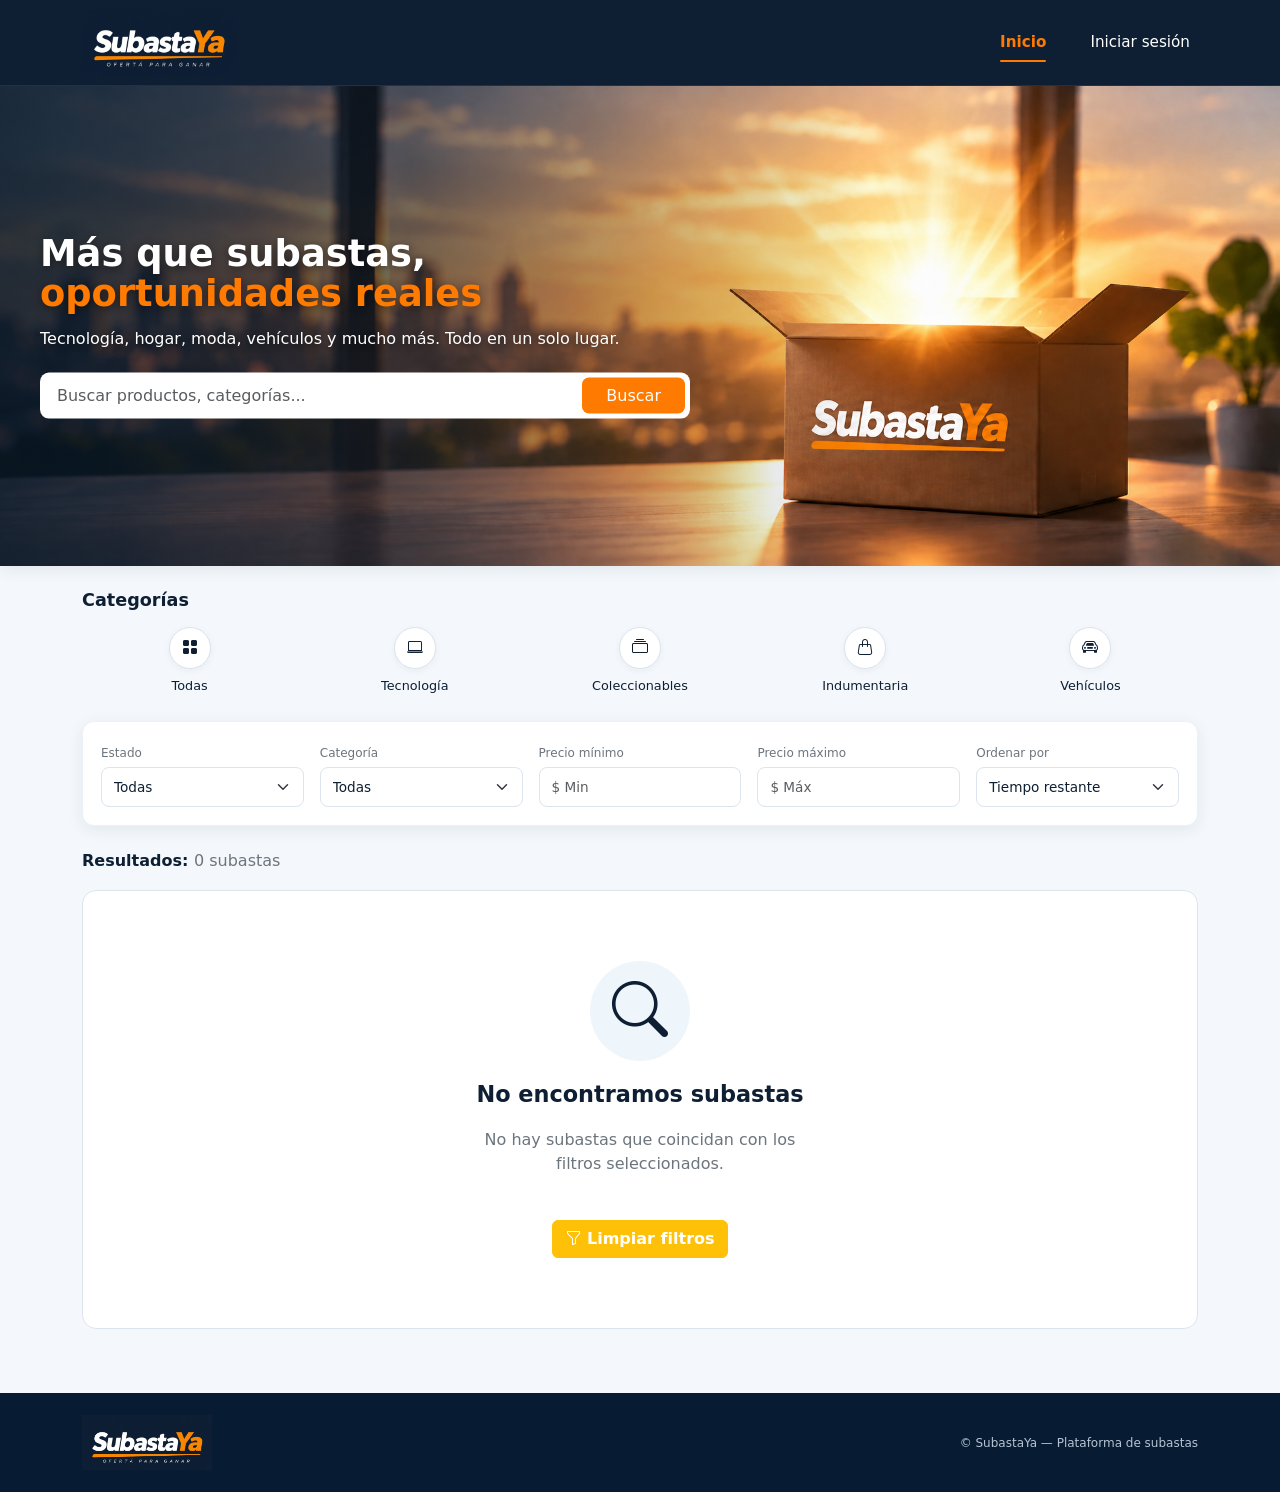
<file: frontend/index.html>
<!doctype html>
<html lang="es">
<head>
    <meta charset="utf-8">
    <meta name="viewport" content="width=device-width, initial-scale=1">
    <title>SubastaYa - Inicio</title>

    <!-- Bootstrap -->
    <link href="https://cdn.jsdelivr.net/npm/bootstrap@5.3.2/dist/css/bootstrap.min.css" rel="stylesheet">
    <!-- Bootstrap Icons -->
    <link rel="stylesheet" href="https://cdn.jsdelivr.net/npm/bootstrap-icons@1.11.3/font/bootstrap-icons.min.css">

    <!-- CSS propio -->
    <link rel="stylesheet" href="css/styles.css">
    <link rel="stylesheet" href="css/catalogo.css">
</head>

<body>

    <!-- HEADER -->
    <header>
        <nav class="navbar navbar-expand-lg">
            <div class="container">
                <!-- Logo -->
                <a class="navbar-brand" href="index.html">
                    <img src="assets/img/logo.png" alt="SubastaYa" class="logo-imagen">
                </a>

                <!-- Botón menú celular -->
                <button class="navbar-toggler" type="button" data-bs-toggle="collapse" data-bs-target="#navbarNav">
                    <span class="navbar-toggler-icon"></span>
                </button>

                <!-- Navegación -->
                <!-- Navegación -->
<div class="collapse navbar-collapse" id="navbarNav">
    <ul class="navbar-nav ms-auto align-items-lg-center">

        <li class="nav-item">
            <a class="nav-link active" href="index.html">Inicio</a>
        </li>

        <!-- Opciones disponibles solamente con sesión iniciada -->
        <li class="nav-item nav-solo-sesion">
            <a class="nav-link" href="publicar.html">Crear subasta</a>
        </li>

        <li class="nav-item nav-solo-sesion">
            <a class="nav-link" href="billetera.html">Billetera</a>
        </li>

        <li class="nav-item nav-solo-sesion">
            <a class="nav-link" href="actividades.html">Mis actividades</a>
        </li>

        <!-- Se muestra cuando NO hay sesión -->
        <li class="nav-item ms-lg-3" id="navIniciarSesion">
            <a class="nav-link nav-login" href="login.html">
                Iniciar sesión
            </a>
        </li>

        <!-- Se muestra cuando HAY sesión -->
        <li class="nav-item dropdown ms-lg-3 d-none" id="navCuenta">

            <button
                class="nav-cuenta dropdown-toggle"
                type="button"
                data-bs-toggle="dropdown"
                aria-expanded="false">

                <span class="nav-cuenta-icono" id="usuario-icono-letra"></span>

                <span id="navNombreUsuario"></span>

            </button>

            <div class="dropdown-menu dropdown-menu-end menu-cuenta">

               <div class="menu-cuenta-actual">

    <span class="menu-cuenta-actual-icono" id="menuUsuarioIcono"></span>

    <strong id="menuNombreUsuario"></strong>
    <span id="menuEmailUsuario"></span>

</div>

                <div class="dropdown-divider"></div>

                <span class="menu-cuenta-titulo">
                    Cambiar cuenta
                </span>

                <div id="menuCuentasVinculadas"></div>

                <button
                    type="button"
                    class="dropdown-item menu-otra-cuenta"
                    id="btnOtraCuenta">

                    <i class="bi bi-person-plus"></i>
                    Iniciar sesión con otra cuenta

                </button>

                <div class="dropdown-divider"></div>

                <button
                    type="button"
                    class="dropdown-item menu-cerrar-sesion"
                    id="btnCerrarSesion">

                    <i class="bi bi-box-arrow-right"></i>
                    Cerrar sesión

                </button>

            </div>

        </li>

    </ul>
</div>
            </div>
        </nav>
    </header>


    <!-- CONTENIDO -->
  <!-- BANNER -->
<section class="hero">
    <img
        src="assets/img/banner-nuevo.png?v=2"
        alt="SubastaYa"
        class="hero-background">

    <div class="hero-content">
        <h1>
            Más que subastas,
            <span>oportunidades reales</span>
        </h1>

        <p>
            Tecnología, hogar, moda, vehículos y mucho más.
            Todo en un solo lugar.
        </p>

        <form class="hero-search" id="form-busqueda">
            <input
                type="search"
                class="form-control"
                placeholder="Buscar productos, categorías..."
                id="input-busqueda">

            <button type="submit" class="btn">Buscar</button>
        </form>
    </div>
</section>

<main class="container my-4">

    <!-- CATEGORÍAS -->
<section class="categories-section">
            <h2>Categorías</h2>
            <div class="categories" id="contenedor-categorias">
                <!-- Se poblarán por JS, pero dejo estáticas como fallback/ejemplo -->
                <button class="category activo" data-id="0">
                    <span class="category-icon"><i class="bi bi-grid-fill"></i></span> Todas
                </button>
                <button class="category" data-id="1">
                    <span class="category-icon"><i class="bi bi-laptop"></i></span> Tecnología
                </button>
                <button class="category" data-id="2">
                    <span class="category-icon"><i class="bi bi-collection"></i></span> Coleccionables
                </button>
                <button class="category" data-id="3">
                    <span class="category-icon"><i class="bi bi-handbag"></i></span> Indumentaria
                </button>
                <button class="category" data-id="4">
                    <span class="category-icon"><i class="bi bi-car-front"></i></span> Vehículos
                </button>
            </div>
        </section>


        <!-- FILTROS -->
        <section class="filters-section">
            <div class="row g-3">
                <!-- Estado -->
                <div class="col-md">
                    <label class="form-label">Estado</label>
                    <select class="form-select" id="filtro-estado">
                        <option value="">Todas</option>
                        <option value="ACTIVA">Activas</option>
                        <option value="PROGRAMADA">Próximas</option>
                        <option value="FINALIZADA">Finalizadas</option>
                        <option value="DESIERTA">Desiertas</option>
                    </select>
                </div>

                <!-- Categoría (mobile extra fallback si no usan las pills) -->
                <div class="col-md">
                    <label class="form-label">Categoría</label>
                    <select class="form-select" id="filtro-categoria">
                        <option value="">Todas</option>
                        <option value="1">Tecnología</option>
                        <option value="2">Coleccionables</option>
                        <option value="3">Indumentaria</option>
                        <option value="4">Vehículos</option>
                    </select>
                </div>

                <!-- Precio mínimo -->
                <div class="col-md">
                    <label class="form-label">Precio mínimo</label>
                    <input type="number" class="form-control" id="filtro-precio-min" placeholder="$ Min">
                </div>

                <!-- Precio máximo -->
                <div class="col-md">
                    <label class="form-label">Precio máximo</label>
                    <input type="number" class="form-control" id="filtro-precio-max" placeholder="$ Máx">
                </div>

                <!-- Orden -->
                <div class="col-md">
                    <label class="form-label">Ordenar por</label>
                    <select class="form-select" id="filtro-orden">
                        <option value="tiempo">Tiempo restante</option>
                        <option value="puja">Mayor puja</option>
                    </select>
                </div>
            </div>
        </section>


        <!-- RESULTADOS -->
        <section class="results-section">
            <div class="results-header">
                <h2>Resultados: <span id="total-resultados">0 subastas</span></h2>
            </div>

            <!-- SPINNER (mientras carga) -->
            <div class="spinner-wrap" id="spinner-global">
                <div class="spinner"></div>
            </div>

            <!-- ESTADO VACÍO -->
            <div class="estado-vacio" id="estado-vacio">
                <div class="estado-vacio__icon"><i class="bi bi-search"></i></div>
                <h3 class="estado-vacio__titulo">No encontramos subastas</h3>
                <p class="estado-vacio__desc">No hay subastas que coincidan con los filtros seleccionados.</p>
                <button class="btn btn-warning mt-3 text-white fw-bold" id="btn-limpiar">
                    <i class="bi bi-funnel"></i> Limpiar filtros
                </button>
            </div>

            <!-- GRID DE TARJETAS (JS lo poblará) -->
            <div class="row g-4" id="grid-subastas">
                <!-- Se inyectan <div class="col-md-6 col-lg-4">...</div> -->
            </div>
        </section>

    </main>


    <!-- FOOTER -->
    <footer>
        <div class="container">
            <div class="footer-content">
                <div>
                    <img src="assets/img/logo.png" alt="SubastaYa" class="logo-footer">
                </div>
                <p>© SubastaYa — Plataforma de subastas</p>
            </div>
        </div>
    </footer>


    <!-- Bootstrap JavaScript -->
    <script src="https://cdn.jsdelivr.net/npm/bootstrap@5.3.2/dist/js/bootstrap.bundle.min.js"></script>

    <!-- JavaScript propio -->
    <script type="module" src="js/app.js"></script>
    <script type="module" src="js/catalogo.js"></script>

</body>
</html>
</file>
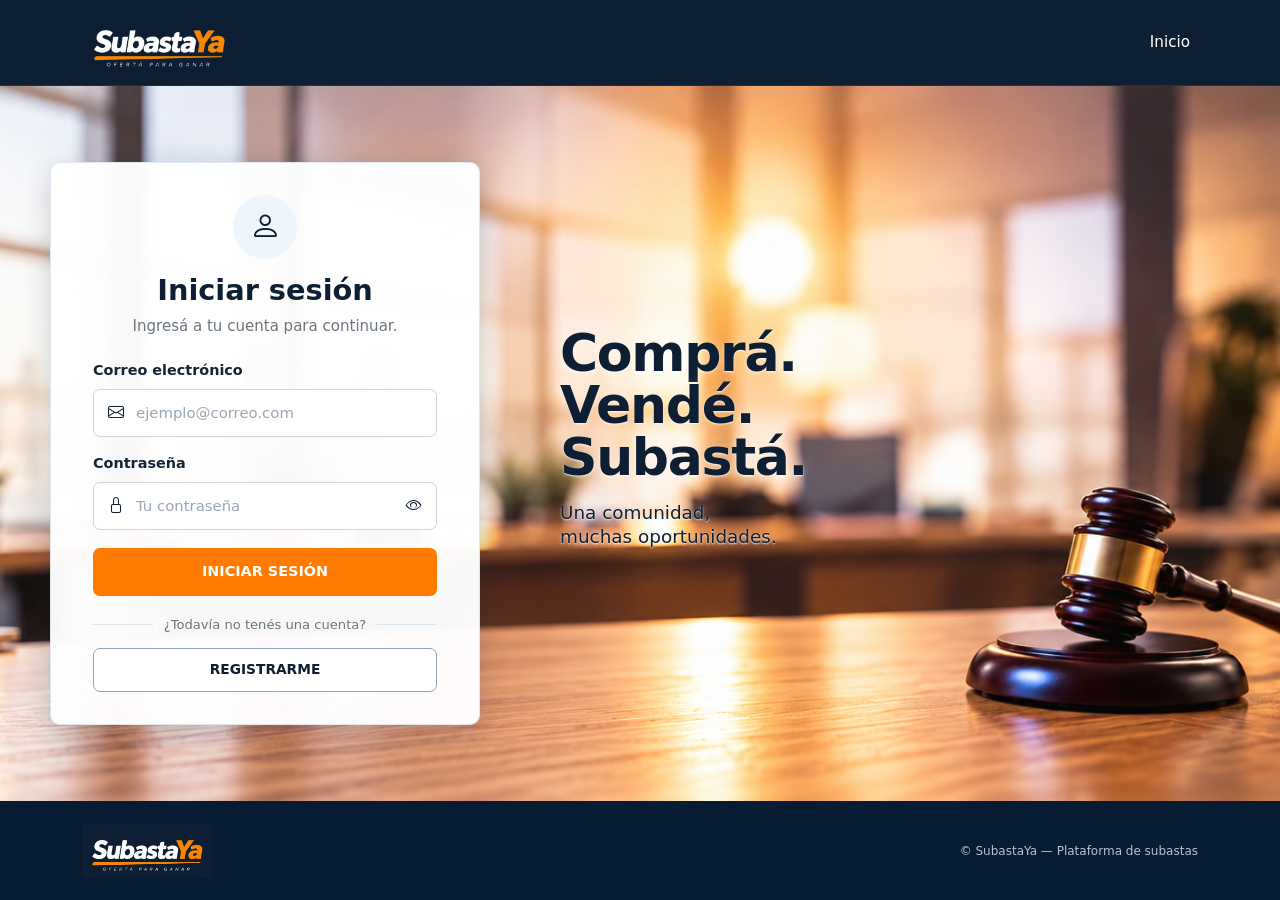
<file: frontend/actividades.html>
<!doctype html>
<html lang="es">

<head>
    <meta charset="utf-8">
    <meta name="viewport" content="width=device-width, initial-scale=1">

    <title>SubastaYa - Mis actividades</title>

    <!-- Bootstrap -->
    <link href="https://cdn.jsdelivr.net/npm/bootstrap@5.3.2/dist/css/bootstrap.min.css"
          rel="stylesheet">

    <!-- Bootstrap Icons -->
    <link rel="stylesheet"
          href="https://cdn.jsdelivr.net/npm/bootstrap-icons@1.11.3/font/bootstrap-icons.min.css">

    <!-- CSS compartido -->
    <link rel="stylesheet" href="css/styles.css">

    <!-- CSS de Mis actividades -->
    <link rel="stylesheet" href="css/actividades.css">
</head>

<body>

    <!-- =====================================================
         HEADER
         ===================================================== -->
<header>
    <nav class="navbar navbar-expand-lg">
        <div class="container">

            <a class="navbar-brand" href="index.html">
                <img src="assets/img/logo.png"
                     alt="SubastaYa"
                     class="logo-imagen">
            </a>

            <button class="navbar-toggler"
                    type="button"
                    data-bs-toggle="collapse"
                    data-bs-target="#navbarNav">
                <span class="navbar-toggler-icon"></span>
            </button>

            <div class="collapse navbar-collapse" id="navbarNav">

                <ul class="navbar-nav ms-auto align-items-lg-center">

                    <li class="nav-item">
                        <a class="nav-link" href="index.html">
                            Inicio
                        </a>
                    </li>

                    <li class="nav-item nav-solo-sesion">
                        <a class="nav-link" href="publicar.html">
                            Crear subasta
                        </a>
                    </li>

                    <li class="nav-item nav-solo-sesion">
                        <a class="nav-link" href="billetera.html">
                            Billetera
                        </a>
                    </li>

                    <li class="nav-item nav-solo-sesion">
                        <a class="nav-link active" href="actividades.html">
                            Mis actividades
                        </a>
                    </li>

                    <li class="nav-item ms-lg-3" id="navIniciarSesion">
                        <a class="nav-link nav-login" href="login.html">
                            Iniciar sesión
                        </a>
                    </li>

                    <li class="nav-item dropdown ms-lg-3 d-none" id="navCuenta">

                        <button class="nav-cuenta dropdown-toggle"
                                type="button"
                                data-bs-toggle="dropdown"
                                aria-expanded="false">

                            <span class="nav-cuenta-icono"
                                  id="usuario-icono-letra"></span>

                            <span id="navNombreUsuario"></span>
                        </button>

                        <div class="dropdown-menu dropdown-menu-end menu-cuenta">

                            <div class="menu-cuenta-actual">

                                <span class="menu-cuenta-actual-icono"
                                      id="menuUsuarioIcono"></span>

                                <strong id="menuNombreUsuario"></strong>
                                <span id="menuEmailUsuario"></span>

                            </div>

                            <div class="dropdown-divider"></div>

                            <span class="menu-cuenta-titulo">
                                Cambiar cuenta
                            </span>

                            <div id="menuCuentasVinculadas"></div>

                            <button type="button"
                                    class="dropdown-item menu-otra-cuenta"
                                    id="btnOtraCuenta">
                                <i class="bi bi-person-plus"></i>
                                Iniciar sesión con otra cuenta
                            </button>

                            <div class="dropdown-divider"></div>

                            <button type="button"
                                    class="dropdown-item menu-cerrar-sesion"
                                    id="btnCerrarSesion">
                                <i class="bi bi-box-arrow-right"></i>
                                Cerrar sesión
                            </button>

                        </div>

                    </li>

                </ul>

            </div>
        </div>
    </nav>
</header>

    <!-- =====================================================
         CONTENIDO PRINCIPAL
         ===================================================== -->

    <main class="actividades-main">

        <div class="container">

            <!-- Encabezado -->
            <section class="encabezado-actividades">

                <h1>Mis actividades</h1>

                <p>
                    Revisá tus compras, pujas y publicaciones.
                </p>

            </section>


            <!-- =================================================
                 PESTAÑAS
                 ================================================= -->

            <section class="pestanas-actividades">

                <button type="button"
                        class="pestana-actividad activa"
                        id="btnCompras"
                        data-pestana="compras">

                    <i class="bi bi-bag"></i>

                    <span>
                        Mis compras / Pujas
                    </span>
                </button>


                <button type="button"
                        class="pestana-actividad"
                        id="btnPublicaciones"
                        data-pestana="publicaciones">

                    <i class="bi bi-tag"></i>

                    <span>
                        Mis publicaciones
                    </span>
                </button>

            </section>


            <!-- =================================================
                 MIS COMPRAS / PUJAS
                 ================================================= -->

            <section id="seccionCompras"
                     class="contenido-actividad">

                <div class="titulo-seccion">

                    <div>
                        <h2>Mis compras / Pujas</h2>

                        <p>
                            Subastas en las que participaste como comprador.
                        </p>
                    </div>

                </div>


                <!-- =============================================
                     LISTADO DE ACTIVIDADES

                     JavaScript reemplazará este contenido con los
                     datos simulados. Más adelante se conectará
                     con el backend.
                     ============================================= -->

                <div id="listaCompras"
                     class="lista-actividades">
                </div>


                <!-- =============================================
                     ESTADO SIN ACTIVIDAD
                     ============================================= -->

                <div id="sinCompras"
                     class="estado-sin-actividad d-none">

                    <div class="estado-sin-actividad-icono">
                        <i class="bi bi-bag"></i>
                    </div>

                    <h3>
                        Todavía no participaste en ninguna subasta
                    </h3>

                    <p>
                        Cuando realices una puja, vas a poder seguir
                        su estado desde acá.
                    </p>

                    <a href="index.html"
                       class="btn-explorar-subastas">

                        <i class="bi bi-search"></i>

                        Explorar subastas
                    </a>

                </div>

            </section>


            <!-- =================================================
                 MIS PUBLICACIONES
                 Se deja preparada la pestaña.
                 La desarrollaremos después de cerrar Compras/Pujas.
                 ================================================= -->

                       <!-- =================================================
                 MIS PUBLICACIONES
                 ================================================= -->

            <section id="seccionPublicaciones"
                     class="contenido-actividad d-none">

                <div class="titulo-seccion">

                    <div>
                        <h2>Mis publicaciones</h2>

                        <p>
                            Subastas que publicaste como vendedor.
                        </p>
                    </div>

                </div>


                <!-- LISTADO DE PUBLICACIONES -->

                <div id="listaPublicaciones"
                     class="lista-actividades">
                </div>


                <!-- ESTADO SIN PUBLICACIONES -->

                <div id="sinPublicaciones"
                     class="estado-sin-actividad d-none">

                    <div class="estado-sin-actividad-icono">
                        <i class="bi bi-box-seam"></i>
                    </div>

                    <h3>
                        Todavía no publicaste ninguna subasta
                    </h3>

                    <p>
                        Publicá un producto y empezá a recibir pujas.
                    </p>

                    <a href="publicar.html"
                       class="btn-explorar-subastas">

                        <i class="bi bi-plus-lg"></i>

                        CREAR SUBASTA
                    </a>

                </div>

            </section>

            </section>

        </div>

    </main>


    <!-- =====================================================
         FOOTER
         ===================================================== -->

    <footer>

        <div class="container">

            <div class="footer-content">

                <div>
                    <img src="assets/img/logo.png"
                         alt="SubastaYa"
                         class="logo-footer">
                </div>

                <p>
                    © SubastaYa — Plataforma de subastas
                </p>

            </div>

        </div>

    </footer>


    <!-- Bootstrap JavaScript -->
    <script src="https://cdn.jsdelivr.net/npm/bootstrap@5.3.2/dist/js/bootstrap.bundle.min.js">
    </script>

    <!-- JavaScript compartido -->
    <script type="module" src="js/app.js"></script>

    <!-- JavaScript de Mis actividades -->
    <script type="module" src="js/actividades.js"></script>

</body>

</html>
</file>
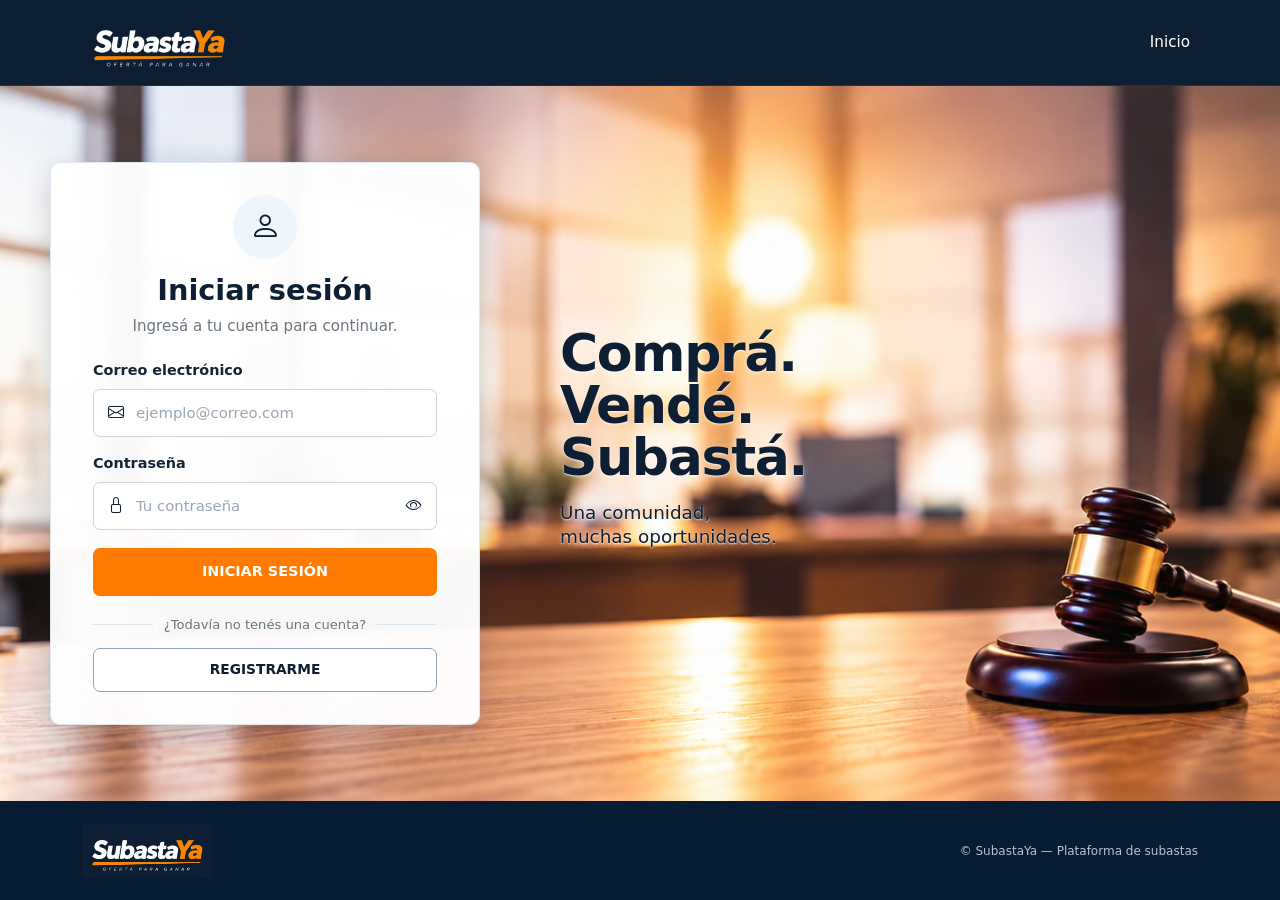
<file: frontend/billetera.html>
<!doctype html>
<html lang="es">

<head>
    <meta charset="utf-8">
    <meta name="viewport" content="width=device-width, initial-scale=1">

    <title>SubastaYa - Mi Billetera</title>

    <link href="https://cdn.jsdelivr.net/npm/bootstrap@5.3.2/dist/css/bootstrap.min.css"
          rel="stylesheet">

    <link rel="stylesheet"
          href="https://cdn.jsdelivr.net/npm/bootstrap-icons@1.11.3/font/bootstrap-icons.min.css">

    <link rel="stylesheet" href="css/styles.css">
    <link rel="stylesheet" href="css/billetera.css">
</head>

<body>

    <!-- =====================================================
         NAVBAR
         ===================================================== -->
   <header>
    <nav class="navbar navbar-expand-lg">
        <div class="container">

            <a class="navbar-brand" href="index.html">
                <img src="assets/img/logo.png"
                     alt="SubastaYa"
                     class="logo-imagen">
            </a>

            <button class="navbar-toggler"
                    type="button"
                    data-bs-toggle="collapse"
                    data-bs-target="#navbarNav">
                <span class="navbar-toggler-icon"></span>
            </button>

            <div class="collapse navbar-collapse" id="navbarNav">

                <ul class="navbar-nav ms-auto align-items-lg-center">

                    <li class="nav-item">
                        <a class="nav-link" href="index.html">
                            Inicio
                        </a>
                    </li>

                    <li class="nav-item nav-solo-sesion">
                        <a class="nav-link" href="publicar.html">
                            Crear subasta
                        </a>
                    </li>

                    <li class="nav-item nav-solo-sesion">
                        <a class="nav-link active" href="billetera.html">
                            Billetera
                        </a>
                    </li>

                    <li class="nav-item nav-solo-sesion">
                        <a class="nav-link" href="actividades.html">
                            Mis actividades
                        </a>
                    </li>

                    <li class="nav-item ms-lg-3" id="navIniciarSesion">
                        <a class="nav-link nav-login" href="login.html">
                            Iniciar sesión
                        </a>
                    </li>

                    <li class="nav-item dropdown ms-lg-3 d-none" id="navCuenta">

                        <button class="nav-cuenta dropdown-toggle"
                                type="button"
                                data-bs-toggle="dropdown"
                                aria-expanded="false">

                            <span class="nav-cuenta-icono"
                                  id="usuario-icono-letra"></span>

                            <span id="navNombreUsuario"></span>
                        </button>

                        <div class="dropdown-menu dropdown-menu-end menu-cuenta">

                            <div class="menu-cuenta-actual">

                                <span class="menu-cuenta-actual-icono"
                                      id="menuUsuarioIcono"></span>

                                <strong id="menuNombreUsuario"></strong>
                                <span id="menuEmailUsuario"></span>

                            </div>

                            <div class="dropdown-divider"></div>

                            <span class="menu-cuenta-titulo">
                                Cambiar cuenta
                            </span>

                            <div id="menuCuentasVinculadas"></div>

                            <button type="button"
                                    class="dropdown-item menu-otra-cuenta"
                                    id="btnOtraCuenta">
                                <i class="bi bi-person-plus"></i>
                                Iniciar sesión con otra cuenta
                            </button>

                            <div class="dropdown-divider"></div>

                            <button type="button"
                                    class="dropdown-item menu-cerrar-sesion"
                                    id="btnCerrarSesion">
                                <i class="bi bi-box-arrow-right"></i>
                                Cerrar sesión
                            </button>

                        </div>

                    </li>

                </ul>

            </div>
        </div>
    </nav>
</header>

    <!-- =====================================================
         CONTENIDO
         ===================================================== -->
    <main class="billetera-main">

        <div class="container">

            <!-- =================================================
                 TÍTULO
                 ================================================= -->
            <div class="billetera-titulo">

                <h1>Mi Billetera</h1>

                <p>
                    Consultá tu saldo y administrá tus fondos.
                </p>

            </div>


            <!-- =================================================
                 SALDOS
                 ================================================= -->
            <section class="saldos-grid">

                <!-- SALDO TOTAL -->
                <article class="saldo-card">

                    <div class="saldo-icono saldo-icono-total">
                        <i class="bi bi-wallet2"></i>
                    </div>

                    <div>

                        <span class="saldo-label">
                            Saldo total
                        </span>

                        <strong id="saldoTotal"
                                class="saldo-valor">
                            $150.000
                        </strong>

                    </div>

                </article>


                <!-- SALDO RETENIDO -->
                <article class="saldo-card">

                    <div class="saldo-icono saldo-icono-retenido">
                        <i class="bi bi-lock"></i>
                    </div>

                    <div>

                        <span class="saldo-label">
                            Saldo retenido
                        </span>

                        <strong id="saldoRetenido"
                                class="saldo-valor">
                            $45.000
                        </strong>

                    </div>

                </article>


                <!-- SALDO DISPONIBLE -->
                <article class="saldo-card">

                    <div class="saldo-icono saldo-icono-disponible">
                        <i class="bi bi-check-circle"></i>
                    </div>

                    <div>

                        <span class="saldo-label">
                            Saldo disponible
                        </span>

                        <strong id="saldoDisponible"
                                class="saldo-valor">
                            $105.000
                        </strong>

                    </div>

                </article>

            </section>


            <!-- =================================================
                 ACREDITAR SALDO
                 ================================================= -->
            <section class="acreditar-card">

                <div class="acreditar-encabezado">

                    <div>

                        <h2>Acreditar saldo</h2>

                        <p>
                            Simulá un depósito para agregar fondos
                            a tu billetera.
                        </p>

                    </div>

                </div>


                <!-- =================================================
                     NOTIFICACIÓN DE ÉXITO
                     ================================================= -->
                <div id="mensajeExito"
                     class="notificacion-exito d-none">

                    <i class="bi bi-check-circle-fill"></i>

                    <div>

                        <strong id="tituloExito">
                            ¡Saldo acreditado correctamente!
                        </strong>

                        <span id="textoExito">
                            Se actualizó tu billetera.
                        </span>

                    </div>

                </div>


                <!-- =================================================
                     FORMULARIO
                     ================================================= -->
                <form id="formAcreditar"
                      class="form-acreditar"
                      novalidate>

                    <div class="campo-monto">

                        <label for="monto"
                               class="form-label">
                            Monto a acreditar
                        </label>

                        <div class="input-moneda">

                            <span>$</span>

                            <input id="monto"
                                   type="number"
                                   min="0.01"
                                   step="0.01"
                                   class="form-control"
                                   placeholder="0">

                        </div>

                        <div id="errorMonto"
                             class="mensaje-error">
                        </div>

                    </div>


                    <button id="btnAcreditar"
                            type="submit"
                            class="btn-acreditar"
                            disabled>

                        <i id="iconoAcreditar"
                           class="bi bi-plus-lg">
                        </i>

                        <span id="textoAcreditar">
                            ACREDITAR SALDO
                        </span>

                        <span id="spinnerAcreditar"
                              class="spinner-border spinner-border-sm d-none"
                              aria-hidden="true">
                        </span>

                    </button>

                </form>

            </section>


            <!-- =================================================
                 MOVIMIENTOS
                 ================================================= -->
            <section class="movimientos-card">

                <div class="movimientos-encabezado">

                    <div>

                        <h2>Últimos movimientos</h2>

                        <p>
                            Historial de movimientos de tu billetera.
                        </p>

                    </div>

                </div>


                <!-- =================================================
                     TABLA DE MOVIMIENTOS
                     ================================================= -->
                <div id="listaMovimientos"
                     class="tabla-movimientos-contenedor">

                    <table class="tabla-movimientos">

                        <thead>

                            <tr>
                                <th>Fecha y hora</th>
                                <th>Tipo</th>
                                <th>Monto</th>
                                <th>Subasta</th>
                                <th>Detalle</th>
                            </tr>

                        </thead>


                        <tbody id="cuerpoMovimientos">

                            <!-- DEPÓSITO -->
                            <tr>

                                <td>
                                    15/09/2026 - 10:30
                                </td>

                                <td>
                                    <span class="tipo-movimiento tipo-deposito">
                                        DEPÓSITO
                                    </span>
                                </td>

                                <td class="movimiento-positivo">
                                    + $100.000
                                </td>

                                <td>
                                    -
                                </td>

                                <td>
                                    Acreditación manual
                                </td>

                            </tr>


                            <!-- RETENCIÓN -->
                            <tr>

                                <td>
                                    15/09/2026 - 11:15
                                </td>

                                <td>
                                    <span class="tipo-movimiento tipo-retencion">
                                        RETENCIÓN
                                    </span>
                                </td>

                                <td class="movimiento-negativo">
                                    - $45.000
                                </td>

                                <td>
                                    #12
                                </td>

                                <td>
                                    Puja en subasta
                                </td>

                            </tr>


                            <!-- LIBERACIÓN -->
                            <tr>

                                <td>
                                    14/09/2026 - 16:20
                                </td>

                                <td>
                                    <span class="tipo-movimiento tipo-liberacion">
                                        LIBERACIÓN
                                    </span>
                                </td>

                                <td class="movimiento-positivo">
                                    + $30.000
                                </td>

                                <td>
                                    #8
                                </td>

                                <td>
                                    Liberación de saldo retenido
                                </td>

                            </tr>


                            <!-- PAGO -->
                            <tr>

                                <td>
                                    13/09/2026 - 12:05
                                </td>

                                <td>
                                    <span class="tipo-movimiento tipo-pago">
                                        PAGO
                                    </span>
                                </td>

                                <td class="movimiento-negativo">
                                    - $120.000
                                </td>

                                <td>
                                    #5
                                </td>

                                <td>
                                    Compra finalizada
                                </td>

                            </tr>

                        </tbody>

                    </table>

                </div>


                <!-- =================================================
                     ESTADO SIN MOVIMIENTOS
                     ================================================= -->
                <div id="sinMovimientos"
                     class="sin-movimientos d-none">

                    <i class="bi bi-receipt"></i>

                    <h3>
                        Todavía no tenés movimientos
                    </h3>

                    <p>
                        Los depósitos, retenciones, pagos y cobros
                        aparecerán acá.
                    </p>

                </div>

            </section>

        </div>

    </main>


    <!-- =====================================================
         FOOTER
         ===================================================== -->
    <footer>

        <div class="container">

            <div class="footer-content">

                <div>

                    <a href="index.html"
                       class="footer-logo-link">

                        <img src="assets/img/logo.png"
    			 alt="SubastaYa"
    			 class="logo-footer">

                    </a>

                </div>

                <p>
                    © SubastaYa — Plataforma de subastas
                </p>

            </div>

        </div>

    </footer>


    <!-- =====================================================
         SCRIPTS
         ===================================================== -->
    <script src="https://cdn.jsdelivr.net/npm/bootstrap@5.3.2/dist/js/bootstrap.bundle.min.js">
    </script>

    <script type="module"
            src="js/app.js">
    </script>

    <script type="module" src="js/billetera.js">
    </script>

</body>

</html>
</file>
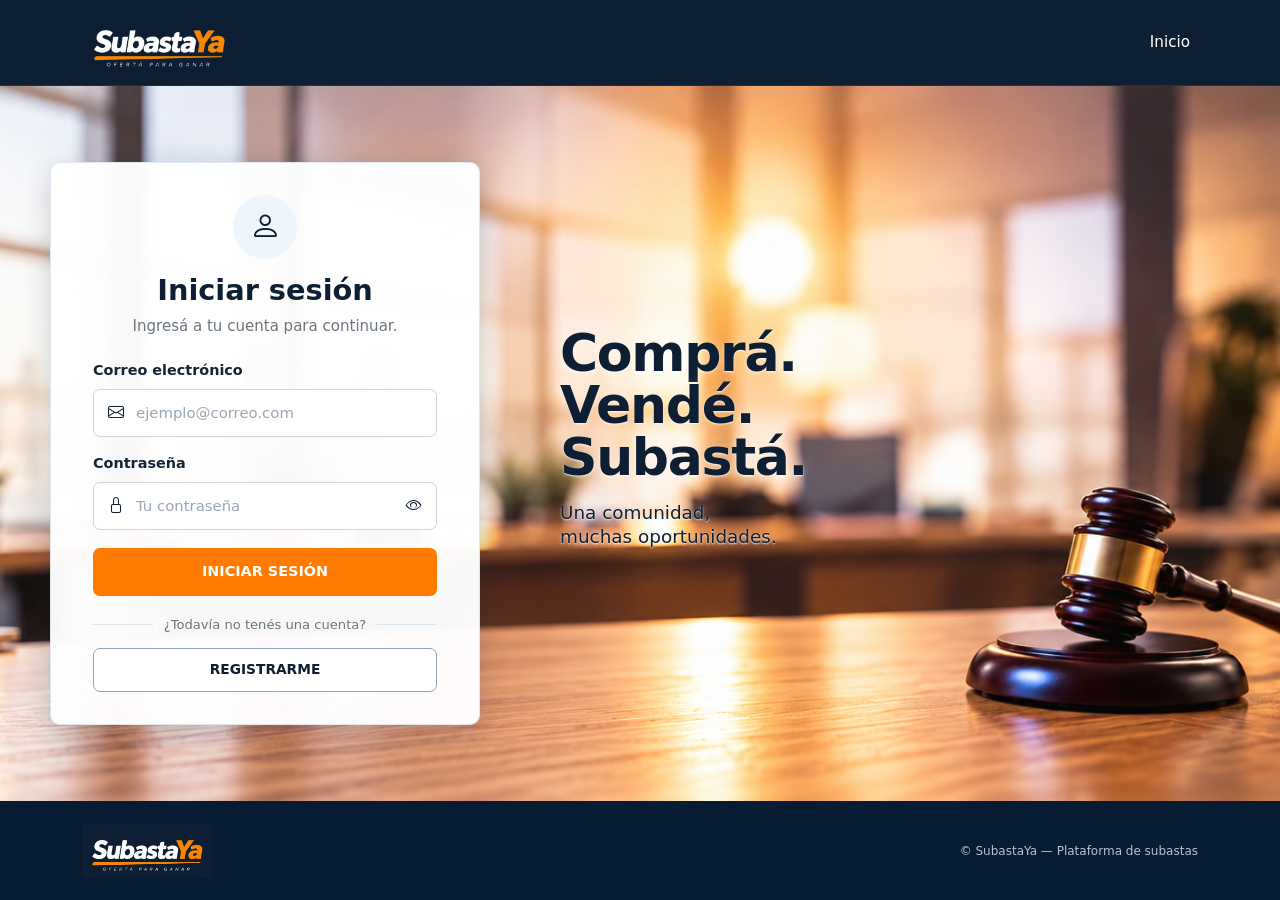
<file: frontend/login.html>
<!doctype html>
<html lang="es">

<head>
    <meta charset="utf-8">
    <meta name="viewport" content="width=device-width, initial-scale=1">

    <title>SubastaYa - Iniciar sesión</title>

    <link href="https://cdn.jsdelivr.net/npm/bootstrap@5.3.2/dist/css/bootstrap.min.css" rel="stylesheet">
    <link rel="stylesheet" href="https://cdn.jsdelivr.net/npm/bootstrap-icons@1.11.3/font/bootstrap-icons.min.css">

    <link rel="stylesheet" href="css/styles.css">
    <link rel="stylesheet" href="css/login.css">
</head>

<body>
<!-- HEADER -->
<header>
    <nav class="navbar navbar-expand-lg">
        <div class="container">

            <!-- Logo -->
            <a class="navbar-brand" href="index.html">
                <img src="assets/img/logo.png" alt="SubastaYa" class="logo-imagen">
            </a>

            <!-- Botón menú celular -->
            <button
                class="navbar-toggler"
                type="button"
                data-bs-toggle="collapse"
                data-bs-target="#navbarNav">

                <span class="navbar-toggler-icon"></span>
            </button>

            <!-- Navegación -->
            <div class="collapse navbar-collapse" id="navbarNav">
                <ul class="navbar-nav ms-auto align-items-lg-center">
                    <li class="nav-item">
                        <a class="nav-link" href="index.html">Inicio</a>
                    </li>
                </ul>
            </div>

        </div>
    </nav>
</header>
    <!-- LOGIN -->
    <main class="login-main">

        <!-- ÚNICA imagen de fondo -->
        <img
            src="assets/img/login-subasta.jpg"
            alt=""
            class="login-fondo">

        <div class="login-overlay"></div>


        <!-- Todo este contenido queda ENCIMA de la misma imagen -->
        <section class="login-contenedor">

            <!-- TARJETA -->
            <div class="login-panel-formulario">

                <div class="login-encabezado">

                    <div class="login-icono">
                        <i class="bi bi-person"></i>
                    </div>

                    <h1>Iniciar sesión</h1>

                    <p>Ingresá a tu cuenta para continuar.</p>

                </div>


                <form id="formLogin" class="login-formulario" novalidate>

                    <div
                        id="mensajeError"
                        class="mensaje-login mensaje-error d-none"
                        role="alert">

                        <i class="bi bi-exclamation-circle-fill"></i>

                        <span id="textoError">
                            El email o la contraseña son incorrectos.
                        </span>

                    </div>


                    <div class="campo-login">

                        <label for="email">
                            Correo electrónico
                        </label>

                        <div class="input-login">

                            <i class="bi bi-envelope"></i>

                            <input
                                type="email"
                                id="email"
                                name="email"
                                placeholder="ejemplo@correo.com"
                                autocomplete="email">

                        </div>

                        <p id="errorEmail" class="error-campo d-none">
                            Ingresá tu correo electrónico.
                        </p>

                    </div>


                    <div class="campo-login">

                        <label for="password">
                            Contraseña
                        </label>

                        <div class="input-login">

                            <i class="bi bi-lock"></i>

                            <input
                                type="password"
                                id="password"
                                name="password"
                                placeholder="Tu contraseña"
                                autocomplete="current-password">

                            <button
                                type="button"
                                id="btnMostrarPassword"
                                class="btn-mostrar-password"
                                aria-label="Mostrar contraseña">

                                <i id="iconoPassword" class="bi bi-eye"></i>

                            </button>

                        </div>

                        <p id="errorPassword" class="error-campo d-none">
                            Ingresá tu contraseña.
                        </p>

                    </div>


                    <button
                        type="submit"
                        id="btnLogin"
                        class="btn-login">

                        <span
                            id="spinnerLogin"
                            class="spinner-border spinner-border-sm d-none"
                            aria-hidden="true">
                        </span>

                        <span id="textoBtnLogin">
                            INICIAR SESIÓN
                        </span>

                    </button>

<!-- CUENTAS VINCULADAS -->
<div id="seccionCuentasVinculadas" class="cuentas-vinculadas d-none">

    <div class="cuentas-separador">
        <span>Cuentas vinculadas</span>
    </div>

    <div id="listaCuentasVinculadas" class="lista-cuentas-vinculadas">
        <!-- Las cuentas se agregan desde login.js -->
    </div>

</div>

                    <div class="registro-opcional">

                        <div class="registro-separador">
                            <span>¿Todavía no tenés una cuenta?</span>
                        </div>

                        <button
                            type="button"
                            id="btnRegistro"
                            class="btn-registro">

                            REGISTRARME

                        </button>

                    </div>

                </form>

            </div>


            <!-- TEXTO SOBRE EL MISMO FONDO -->
            <div class="login-panel-texto">

                <h2>
                    Comprá.<br>
                    Vendé.<br>
                    Subastá.
                </h2>

                <p>
                    Una comunidad,<br>
                    muchas oportunidades.
                </p>

            </div>

        </section>

    </main>


  <!-- FOOTER -->
<footer>
    <div class="container">
        <div class="footer-content">
            <div>
                <img src="assets/img/logo.png" alt="SubastaYa" class="logo-footer">
            </div>

            <p>© SubastaYa — Plataforma de subastas</p>
        </div>
    </div>
</footer>


    <script src="https://cdn.jsdelivr.net/npm/bootstrap@5.3.2/dist/js/bootstrap.bundle.min.js"></script>
    <script src="js/login.js"></script>

</body>

</html>
</file>
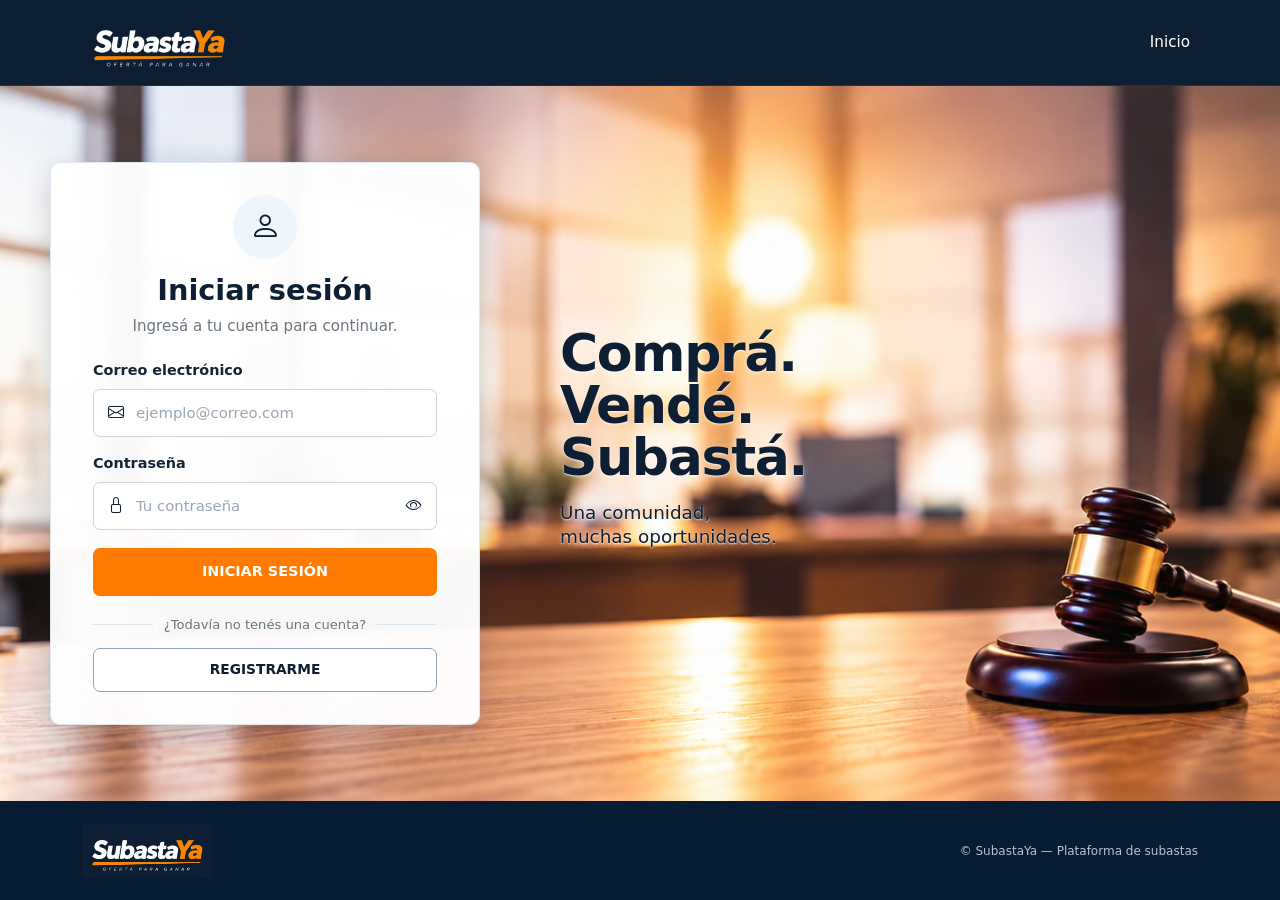
<file: frontend/publicar.html>
<!doctype html>
<html lang="es">

<head>
    <meta charset="utf-8">
    <meta name="viewport" content="width=device-width, initial-scale=1">

    <title>SubastaYa - Crear Subasta</title>

    <link href="https://cdn.jsdelivr.net/npm/bootstrap@5.3.2/dist/css/bootstrap.min.css"
          rel="stylesheet">

    <link rel="stylesheet"
          href="https://cdn.jsdelivr.net/npm/bootstrap-icons@1.11.3/font/bootstrap-icons.min.css">

    <link rel="stylesheet" href="css/styles.css">
    <link rel="stylesheet" href="css/publicar.css">
</head>

<body>

   <header>
    <nav class="navbar navbar-expand-lg">
        <div class="container">

            <a class="navbar-brand" href="index.html">
                <img src="assets/img/logo.png"
                     alt="SubastaYa"
                     class="logo-imagen">
            </a>

            <button class="navbar-toggler"
                    type="button"
                    data-bs-toggle="collapse"
                    data-bs-target="#navbarNav">
                <span class="navbar-toggler-icon"></span>
            </button>

            <div class="collapse navbar-collapse" id="navbarNav">

                <ul class="navbar-nav ms-auto align-items-lg-center">

                    <li class="nav-item">
                        <a class="nav-link" href="index.html">
                            Inicio
                        </a>
                    </li>

                    <li class="nav-item nav-solo-sesion">
                        <a class="nav-link active" href="publicar.html">
                            Crear subasta
                        </a>
                    </li>

                    <li class="nav-item nav-solo-sesion">
                        <a class="nav-link" href="billetera.html">
                            Billetera
                        </a>
                    </li>

                    <li class="nav-item nav-solo-sesion">
                        <a class="nav-link" href="actividades.html">
                            Mis actividades
                        </a>
                    </li>

                    <li class="nav-item ms-lg-3" id="navIniciarSesion">
                        <a class="nav-link nav-login" href="login.html">
                            Iniciar sesión
                        </a>
                    </li>

                    <li class="nav-item dropdown ms-lg-3 d-none" id="navCuenta">

                        <button class="nav-cuenta dropdown-toggle"
                                type="button"
                                data-bs-toggle="dropdown"
                                aria-expanded="false">

                            <span class="nav-cuenta-icono"
                                  id="usuario-icono-letra"></span>

                            <span id="navNombreUsuario"></span>
                        </button>

                        <div class="dropdown-menu dropdown-menu-end menu-cuenta">

                            <div class="menu-cuenta-actual">

                                <span class="menu-cuenta-actual-icono"
                                      id="menuUsuarioIcono"></span>

                                <strong id="menuNombreUsuario"></strong>
                                <span id="menuEmailUsuario"></span>

                            </div>

                            <div class="dropdown-divider"></div>

                            <span class="menu-cuenta-titulo">
                                Cambiar cuenta
                            </span>

                            <div id="menuCuentasVinculadas"></div>

                            <button type="button"
                                    class="dropdown-item menu-otra-cuenta"
                                    id="btnOtraCuenta">
                                <i class="bi bi-person-plus"></i>
                                Iniciar sesión con otra cuenta
                            </button>

                            <div class="dropdown-divider"></div>

                            <button type="button"
                                    class="dropdown-item menu-cerrar-sesion"
                                    id="btnCerrarSesion">
                                <i class="bi bi-box-arrow-right"></i>
                                Cerrar sesión
                            </button>

                        </div>

                    </li>

                </ul>

            </div>
        </div>
    </nav>
</header>


    <main class="publicar-main">

        <div class="container">

            <div class="publicar-titulo">
                <h1>Crear Subasta</h1>
                <p>Publicá un nuevo producto y empezá a recibir pujas.</p>
            </div>


            <section>

                <form id="form-publicar" novalidate>

                    <div class="row g-4">

                        <div class="col-lg-7">

                            <div class="campo-formulario">

                                <label for="categoria" class="form-label">
                                    Categoría
                                </label>

                                <select id="categoria" class="form-select">

                                    <option value="">
                                        Seleccioná una categoría
                                    </option>

                                    <option value="Tecnología">Tecnología</option>
                                    <option value="Hogar">Hogar</option>
                                    <option value="Deportes">Deportes</option>
                                    <option value="Moda">Moda</option>
                                    <option value="Vehículos">Vehículos</option>
                                    <option value="Coleccionables">Coleccionables</option>
                                    <option value="Arte">Arte</option>
                                    <option value="Herramientas">Herramientas</option>
                                    <option value="Otros">Otros</option>

                                </select>

                                <div class="mensaje-error"
                                     data-error-for="categoria">
                                </div>

                            </div>


                            <div class="campo-formulario">

                                <label for="titulo" class="form-label">
                                    Título
                                </label>

                                <input id="titulo"
                                       type="text"
                                       class="form-control"
                                       placeholder="Ej. Notebook Lenovo">

                                <div class="mensaje-error"
                                     data-error-for="titulo">
                                </div>

                            </div>


                            <div class="campo-formulario">

                                <label for="descripcion" class="form-label">
                                    Descripción
                                </label>

                                <textarea id="descripcion"
                                          class="form-control"
                                          rows="5"
                                          placeholder="Contanos más sobre el producto..."></textarea>

                                <div class="mensaje-error"
                                     data-error-for="descripcion">
                                </div>

                            </div>

                        </div>


                        <div class="col-lg-5">

                            <div class="campo-formulario">

                                <label for="imagenUrl" class="form-label">
                                    URL de la imagen
                                </label>

                                <input id="imagenUrl"
                                       type="url"
                                       class="form-control"
                                       placeholder="https://...">

                                <div class="mensaje-error"
                                     data-error-for="imagenUrl">
                                </div>

                            </div>


                            <div class="preview-box">

                                <img id="previewImage"
                                     class="preview-image"
                                     alt="Vista previa del producto">

                                <div id="previewPlaceholder"
                                     class="preview-placeholder">

                                    <i class="bi bi-image"></i>

                                    <p>
                                        La vista previa de la imagen<br>
                                        se mostrará aquí
                                    </p>

                                </div>

                            </div>

                        </div>

                    </div>


                    <div class="row g-4 fila-formulario">

                        <div class="col-md-6">

                            <div class="campo-formulario">

                                <label for="precioBase" class="form-label">
                                    Precio base
                                </label>

                                <div class="input-moneda">

                                    <span>$</span>

                                    <input id="precioBase"
                                           type="number"
                                           min="0.01"
                                           step="0.01"
                                           class="form-control"
                                           value="0">

                                </div>

                                <div class="mensaje-error"
                                     data-error-for="precioBase">
                                </div>

                            </div>

                        </div>


                        <div class="col-md-6">

                            <div class="campo-formulario">

                                <label for="incremento" class="form-label">
                                    Incremento mínimo
                                </label>

                                <div class="input-moneda">

                                    <span>$</span>

                                    <input id="incremento"
                                           type="number"
                                           min="0.01"
                                           step="0.01"
                                           class="form-control"
                                           value="0">

                                </div>

                                <div class="mensaje-error"
                                     data-error-for="incremento">
                                </div>

                            </div>

                        </div>

                    </div>


                    <div class="row g-4 fila-formulario">

                        <div class="col-md-6">

                            <div class="campo-formulario">

                                <label for="fechaInicio" class="form-label">
                                    Fecha de inicio
                                </label>

                                <input id="fechaInicio"
                                       type="datetime-local"
                                       class="form-control">

                                <div class="mensaje-error"
                                     data-error-for="fechaInicio">
                                </div>

                            </div>

                        </div>


                        <div class="col-md-6">

                            <div class="campo-formulario">

                                <label for="fechaFin" class="form-label">
                                    Fecha de finalización
                                </label>

                                <input id="fechaFin"
                                       type="datetime-local"
                                       class="form-control">

                                <div class="mensaje-error"
                                     data-error-for="fechaFin">
                                </div>

                            </div>

                        </div>

                    </div>


                    <div class="publicar-acciones">

                        <button id="btnCancelar"
                                type="button"
                                class="btn-cancelar">

                            <i class="bi bi-arrow-left"></i>
                            Cancelar

                        </button>


                        <button id="btnPublicar"
                                type="submit"
                                class="btn-publicar"
                                disabled>

                            <i id="iconoPublicar"
                               class="bi bi-hammer">
                            </i>

                            <span id="textoPublicar">
                                PUBLICAR SUBASTA
                            </span>

                            <span id="spinnerPublicar"
                                  class="spinner-border spinner-border-sm d-none"
                                  aria-hidden="true">
                            </span>

                        </button>

                    </div>

                </form>

            </section>


            <section id="successPanel"
                     class="publicacion-exitosa d-none">

                <div class="exito-icono">
                    <i class="bi bi-check-lg"></i>
                </div>

                <h2>¡Subasta publicada!</h2>

                <p>Tu subasta se creó correctamente.</p>

                <div class="exito-acciones">

                    <a href="actividades.html?seccion=publicaciones"
                       class="btn-mis-publicaciones">
                        Ir a Mis publicaciones
                    </a>

                    <button id="btnCrearOtra"
                            type="button"
                            class="btn-crear-otra">
                        Crear otra subasta
                    </button>

                </div>

            </section>

        </div>

    </main>


    <footer>

        <div class="container">

            <div class="footer-content">

                <div>
                    <a href="index.html"
                       class="footer-logo-link">

                      <img src="assets/img/logo.png"
 			    alt="SubastaYa"
     				class="logo-footer">

                    </a>
                </div>

                <p>
                    © SubastaYa — Plataforma de subastas
                </p>

            </div>

        </div>

    </footer>


    <script src="https://cdn.jsdelivr.net/npm/bootstrap@5.3.2/dist/js/bootstrap.bundle.min.js"></script>

    <script type="module" src="js/app.js"></script>

    <script type="module" src="js/publicar.js"></script>

</body>

</html>
</file>
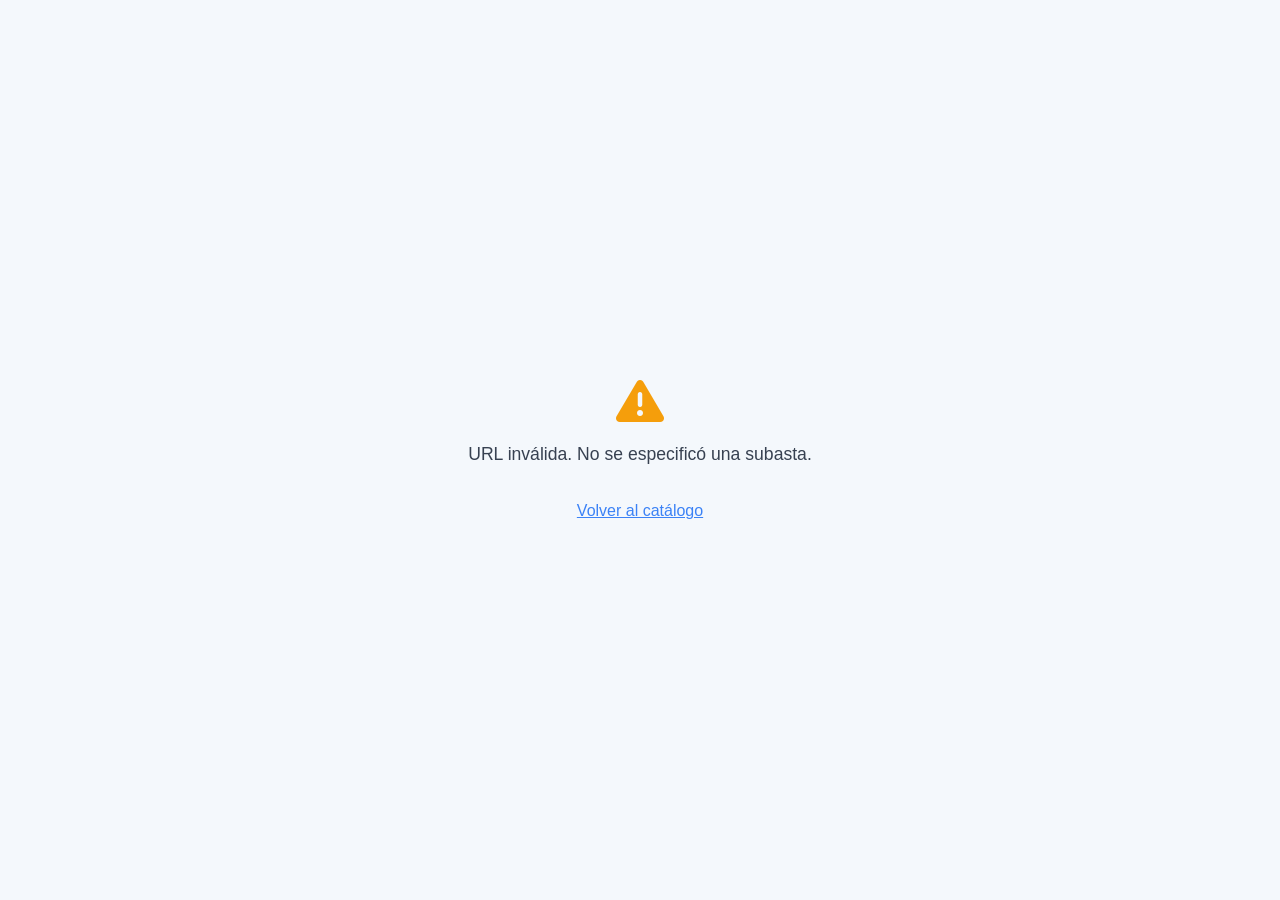
<file: frontend/sala.html>
<!DOCTYPE html>
<html lang="es">
<head>
    <meta charset="UTF-8" />
    <meta name="viewport" content="width=device-width, initial-scale=1.0" />
    <title>SubastaYa — Sala de Subasta</title>

    <!-- Bootstrap -->
    <link href="https://cdn.jsdelivr.net/npm/bootstrap@5.3.2/dist/css/bootstrap.min.css" rel="stylesheet">
    <!-- Bootstrap Icons -->
    <link rel="stylesheet" href="https://cdn.jsdelivr.net/npm/bootstrap-icons@1.11.3/font/bootstrap-icons.min.css">
    
    <link
        rel="stylesheet"
        href="https://cdnjs.cloudflare.com/ajax/libs/font-awesome/6.5.1/css/all.min.css"
        crossorigin="anonymous" referrerpolicy="no-referrer"
    />
    <!-- Archivo base -->
    <link rel="stylesheet" href="css/styles.css" />
    <!-- Archivo específico de la sala -->
    <link rel="stylesheet" href="css/sala.css" />
</head>

<body>

    <!-- HEADER -->
    <header>
        <nav class="navbar navbar-expand-lg">
            <div class="container">
                <!-- Logo -->
                <a class="navbar-brand" href="index.html">
                    <img src="assets/img/logo.png" alt="SubastaYa" class="logo-imagen">
                </a>

                <!-- Botón menú celular -->
                <button class="navbar-toggler" type="button" data-bs-toggle="collapse" data-bs-target="#navbarNav">
                    <span class="navbar-toggler-icon"></span>
                </button>

                               <!-- Navegación -->
                <div class="collapse navbar-collapse" id="navbarNav">
                    <ul class="navbar-nav ms-auto align-items-lg-center">

                        <li class="nav-item">
                            <a class="nav-link" href="index.html">Inicio</a>
                        </li>

                        <!-- Opciones disponibles solamente con sesión iniciada -->
                        <li class="nav-item nav-solo-sesion">
                            <a class="nav-link" href="publicar.html">Crear subasta</a>
                        </li>

                        <li class="nav-item nav-solo-sesion">
                            <a class="nav-link" href="billetera.html">Billetera</a>
                        </li>

                        <li class="nav-item nav-solo-sesion">
                            <a class="nav-link" href="actividades.html">Mis actividades</a>
                        </li>

                        <!-- Se muestra cuando NO hay sesión -->
                        <li class="nav-item ms-lg-3" id="navIniciarSesion">
                            <a class="nav-link nav-login" href="login.html">
                                Iniciar sesión
                            </a>
                        </li>

                        <!-- Se muestra cuando HAY sesión -->
                        <li class="nav-item dropdown ms-lg-3 d-none" id="navCuenta">

                            <button
                                class="nav-cuenta dropdown-toggle"
                                type="button"
                                data-bs-toggle="dropdown"
                                aria-expanded="false">

                                <span class="nav-cuenta-icono" id="usuario-icono-letra"></span>
                                <span id="navNombreUsuario"></span>

                            </button>

                            <div class="dropdown-menu dropdown-menu-end menu-cuenta">

                                <div class="menu-cuenta-actual">
                                    <span class="menu-cuenta-actual-icono" id="menuUsuarioIcono"></span>
                                    <strong id="menuNombreUsuario"></strong>
                                    <span id="menuEmailUsuario"></span>
                                </div>

                                <div class="dropdown-divider"></div>

                                <span class="menu-cuenta-titulo">
                                    Cambiar cuenta
                                </span>

                                <div id="menuCuentasVinculadas"></div>

                                <button
                                    type="button"
                                    class="dropdown-item menu-otra-cuenta"
                                    id="btnOtraCuenta">

                                    <i class="bi bi-person-plus"></i>
                                    Iniciar sesión con otra cuenta

                                </button>

                                <div class="dropdown-divider"></div>

                                <button
                                    type="button"
                                    class="dropdown-item menu-cerrar-sesion"
                                    id="btnCerrarSesion">

                                    <i class="bi bi-box-arrow-right"></i>
                                    Cerrar sesión

                                </button>

                            </div>

                        </li>

                    </ul>
                </div>
            </div>
        </nav>
    </header>

<!-- MAIN  -->
<main class="main-sala py-4">
<!-- Banner de éxito (aparece arriba de todo al realizar una puja correctamente) -->
<div id="banner-exito" class="banner-exito hidden" role="alert">
    <i class="fa-solid fa-circle-check"></i>
    <div class="banner-exito__textos">
        <strong>¡Puja realizada correctamente!</strong>
        <span>Tu oferta fue registrada.</span>
    </div>
    <button class="banner-exito__cerrar" id="btn-cerrar-banner" aria-label="Cerrar">
        <i class="fa-solid fa-xmark"></i>
    </button>
</div>

<div class="sala-contenedor">

    <!-- Barra superior: Volver y Compartir -->
    <div class="sala-nav-top">
        <a href="index.html" class="sala-volver">
            <i class="fa-solid fa-arrow-left"></i> Volver al catálogo
        </a>
        <button class="sala-btn-secundario" onclick="compartir()">
            <i class="fa-solid fa-share-nodes"></i> Compartir
        </button>
    </div>

    <!-- Título, favorito y badge -->
    <div class="sala-header">
        <h1 id="sala-titulo" class="sala-titulo">Cargando...</h1>
        <button class="sala-btn-fav" aria-label="Guardar en favoritos"><i class="fa-regular fa-heart"></i></button>
        <span id="sala-badge-estado" class="badge badge--ACTIVA">ACTIVA</span>
    </div>

    <!-- Subtítulo -->
    <div class="sala-subtitulo">
        <span id="sala-categoria">Categoría</span>
        <i class="fa-solid fa-chevron-right separator"></i>
        <span>Producto</span>
    </div>

    <!-- ══ LAYOUT PRINCIPAL: galería izq + panel puja der ══ -->
    <div class="sala-layout">

        <!-- COLUMNA IZQUIERDA: imagen + tabs + garantías -->
        <div class="sala-col-izq">

            <!-- Galería de imágenes -->
            <div class="sala-galeria">

                <!-- Imagen principal -->
                <div class="sala-galeria__main">

                    <img
                        id="sala-img"
                        src="assets/img/notebook.jpg"
                        alt="Imagen de la subasta"
                        class="sala-img-principal"
                    />

                    <button
                        type="button"
                        class="galeria-arrow galeria-arrow--prev"
                        id="galeria-prev"
                        aria-label="Imagen anterior"
                    >
                        <i class="fa-solid fa-chevron-left"></i>
                    </button>

                    <button
                        type="button"
                        class="galeria-arrow galeria-arrow--next"
                        id="galeria-next"
                        aria-label="Imagen siguiente"
                    >
                        <i class="fa-solid fa-chevron-right"></i>
                    </button>

                    <span
                        class="galeria-counter"
                        id="galeria-counter"
                    >
                        1/1
                    </span>

                </div>

                <!-- Miniaturas generadas por sala.js -->
                <div
                    class="sala-galeria__thumbs"
                    id="sala-thumbs"
                ></div>

            </div>

            <!-- Tabs de información -->
            <div class="tabs-sala">
                <div class="tabs-sala__nav" role="tablist">
                    <button class="tab-btn activo" data-tab="tab-descripcion"   role="tab" aria-selected="true">
                        Descripción
                    </button>
                    <button class="tab-btn" data-tab="tab-caracteristicas" role="tab" aria-selected="false">
                        Características
                    </button>
                    <button class="tab-btn" data-tab="tab-envio"           role="tab" aria-selected="false">
                        Envío
                    </button>
                    <button class="tab-btn" data-tab="tab-vendedor"        role="tab" aria-selected="false">
                        Vendedor
                    </button>
                </div>
                <div class="tabs-sala__contenido">
                    <div id="tab-descripcion" class="tab-panel activo" role="tabpanel">
                        <p id="sala-descripcion" class="tab-texto">Cargando descripción...</p>
                    </div>
                    <div id="tab-caracteristicas" class="tab-panel" role="tabpanel">
                        <!-- Relleno con la descripción real. Se reemplazará cuando el backend tenga un campo de características -->
                        <p id="sala-caracteristicas" class="tab-texto tab-texto--sec">
                            <i class="fa-solid fa-circle-info"></i>
                            Las características detalladas estarán disponibles próximamente.
                        </p>
                    </div>
                    <div id="tab-envio" class="tab-panel" role="tabpanel">
                        <ul class="tab-envio-lista">
                            <li><i class="fa-solid fa-truck"></i> Envíos a todo el país en <strong>3 a 7 días hábiles</strong></li>
                            <li><i class="fa-solid fa-box"></i> El artículo es empacado y enviado por el vendedor</li>
                            <li><i class="fa-solid fa-rotate-left"></i> Consultá las condiciones de devolución con el vendedor</li>
                            <li><i class="fa-solid fa-shield-halved"></i> Comprá con total seguridad en SubastaYa</li>
                        </ul>
                    </div>
                    <div id="tab-vendedor" class="tab-panel" role="tabpanel">
                        <p class="tab-texto tab-texto--sec">
                            <i class="fa-solid fa-user-tie"></i>
                            Información del vendedor disponible próximamente.
                        </p>
                    </div>
                </div>
            </div>

            <!-- Garantías -->
            <div class="sala-garantias">
                <div class="garantia">
                    <i class="fa-solid fa-shield-halved"></i>
                    <span>Compra segura</span>
                </div>
                <div class="garantia">
                    <i class="fa-solid fa-credit-card"></i>
                    <span>Pagos electrónicos</span>
                </div>
                <div class="garantia">
                    <i class="fa-solid fa-truck"></i>
                    <span>Envíos a todo el país</span>
                </div>
            </div>

        </div>

        <!-- COLUMNA DERECHA: panel de puja (sticky) -->
        <div class="sala-col-der">
            <div class="panel-puja" id="panel-puja">

                <!-- Métricas principales -->
                <div class="panel-puja__metricas">
                    <div class="metrica">
                        <span class="metrica__label">Puja actual</span>
                        <span class="metrica__valor" id="puja-actual-monto">$—</span>
                    </div>
                    <div class="metrica metrica--timer">
                        <span class="metrica__label">
                            <i class="fa-regular fa-clock"></i> Finaliza en
                        </span>
                        <span class="sala-timer" id="sala-timer">--:--:--</span>
                        <span class="metrica__fecha" id="sala-fecha-fin">—</span>
                    </div>
                </div>

                <div class="panel-puja__ofertas">
                    <i class="fa-solid fa-gavel"></i>
                    <span id="sala-ofertas">0 ofertas</span>
                </div>

                <div class="panel-puja__separator"></div>

                <!-- Incremento y próxima puja -->
                <div class="panel-puja__info-puja">
                    <div class="info-puja-fila">
                        <span class="info-puja-label">Incremento mínimo:</span>
                        <span class="info-puja-valor" id="sala-incremento">$—</span>
                    </div>
                    <div class="info-puja-fila info-puja-fila--proxima">
                        <span class="info-puja-label">Próxima puja:</span>
                        <span class="info-puja-valor info-puja-valor--destac" id="puja-proxima">$—</span>
                    </div>
                </div>

                <!-- Botón puja rápida -->
                <button class="btn-puja-rapida" id="btn-puja-rapida" disabled>
                    <i class="fa-solid fa-gavel" id="icono-puja-rapida"></i>
                    <span id="texto-puja-rapida">PUJAR $—</span>
                </button>

                <!-- Puja manual -->
                <div class="panel-puja__manual">
                    <p class="manual-label">O ingresá otro monto</p>
                    <div class="manual-flex">
                        <div class="manual-input-wrap">
                            <span class="manual-prefix">$</span>
                            <input
                                type="number"
                                id="input-monto"
                                class="manual-input"
                                placeholder="Ingresá un monto"
                                min="0"
                                step="1000"
                                disabled
                            />
                        </div>
                        <button class="btn-realizar-puja" id="btn-realizar-puja" disabled>
                            <i class="fa-solid fa-gavel"></i> REALIZAR PUJA
                        </button>
                    </div>
                </div>

            </div><!-- /panel-puja -->

            <!-- Panel de resultado: reemplaza al panel de puja cuando la subasta finaliza -->
            <!-- JS oculta panel-puja y muestra este div dinámicamente -->
            <div id="panel-resultado" class="panel-resultado hidden" aria-live="polite"></div>

            <!-- Banner anti-sniping: aparece cuando el backend extiende la subasta -->
            <!-- Detectado por: cambio en fechaFin entre dos ciclos de polling -->
            <div id="banner-antisniping" class="banner-antisniping hidden" role="status" aria-live="polite"></div>

            <!-- Banner de estado del postor (ancho completo, debajo del panel oscuro) -->
            <div id="banner-postor" class="banner-estado banner-estado--info" role="status" aria-live="polite">
                <i class="fa-solid fa-circle-info"></i>
                <div class="banner-estado__textos">
                    <strong>Aún no realizaste ofertas</strong>
                    <span>Sé el primero en pujar y comenzá a participar.</span>
                </div>
            </div>

        </div>
    </div><!-- /sala-layout -->

    <!-- ══ HISTORIAL DE PUJAS ══════════════════════════════ -->
    <section class="sala-historial" aria-label="Historial de pujas">
        <div class="historial-header">
            <h2 class="historial-titulo">
                <i class="fa-solid fa-clock-rotate-left"></i>
                Últimas pujas
            </h2>
            <span id="sala-ofertas-hist" class="historial-total"></span>
        </div>

        <div class="historial-tabla-wrap">
            <table class="historial-tabla">
                <thead>
                    <tr>
                        <th>#</th>
                        <th>Postor</th>
                        <th>Monto</th>
                        <th>Fecha y hora</th>
                    </tr>
                </thead>
                <tbody id="historial-body">
                    <tr>
                        <td colspan="4" class="historial-vacio">Cargando pujas...</td>
                    </tr>
                </tbody>
            </table>
        </div>

        <button class="btn-ver-todas" id="btn-ver-todas" style="display:none">
            <i class="fa-solid fa-chevron-down"></i>
            Ver todas las pujas
        </button>
    </section>

</div><!-- /sala-contenedor -->
</main>

    <!-- FOOTER -->
    <footer>
        <div class="container">
            <div class="footer-content">
                <div>
                    <img src="assets/img/logo.png" alt="SubastaYa" class="logo-footer">
                </div>
                <p>© 2026 SubastaYa. Todos los derechos reservados.</p>
            </div>
        </div>
    </footer>

<!-- Contenedor de toasts (notificaciones flotantes) -->
<div id="toast-container" class="toast-container" aria-live="assertive" aria-atomic="false"></div>

<!-- Bootstrap JavaScript -->
<script src="https://cdn.jsdelivr.net/npm/bootstrap@5.3.2/dist/js/bootstrap.bundle.min.js"></script>

<!-- Scripts -->
<script type="module" src="js/app.js"></script>
<script type="module" src="js/sala.js"></script>

<script>
    function compartir() {
        if (navigator.share) {
            navigator.share({ title: document.title, url: window.location.href });
        } else {
            navigator.clipboard?.writeText(window.location.href)
                .then(() => alert("Link copiado al portapapeles."));
        }
    }
</script>

</body>
</html>
</file>
<file: frontend/css/styles.css>
/* styles.css - COLORES PRINCIPALES Y BASE */

:root {
    --navy: #0e1f33;
    --navy-dark: #071c33;
    --orange: #ff7a00;
    --orange-hover: #e96f00;
    --light-bg: #f4f8fc;
    --white: #ffffff;
    --text: #152536;
    --muted: #6c757d;
    --green: #24a148;
    --blue: #168aad;
    --gray: #7a838c;
    --rojo: #ef4444;
    --border: #dce4ed;
    --radius: 12px;
    --shadow: 0 4px 15px rgba(11, 37, 69, 0.08);

    /* Mapeo para retrocompatibilidad con sala.css */
    --azul-oscuro: var(--navy);
    --azul-medio: #1e3a5f;
    --azul-claro: var(--blue);
    --naranja: var(--orange);
    --naranja-hover: var(--orange-hover);
    --bg-body: var(--light-bg);
    --bg-card: var(--white);
    --texto: var(--text);
    --texto-sec: var(--muted);
    --texto-blanco: var(--white);
    --borde: var(--border);
    --max-ancho: 1200px;
    --radio-sm: 6px;
    --radio-md: var(--radius);
    --radio-lg: 16px;
    --sombra-sm: 0 1px 4px rgba(0,0,0,.08);
    --sombra-lg: var(--shadow);
}

body {
    margin: 0;
    font-family: system-ui, -apple-system, "Segoe UI", Roboto, Arial, sans-serif;
    background-color: var(--light-bg);
    color: var(--text);
    min-height: 100vh;
    display: flex;
    flex-direction: column;
}
main { flex: 1; }

/*  HEADER / NAVBAR */
header {
    background-color: var(--navy);
    border-bottom: 1px solid rgba(255, 255, 255, 0.08);
    position: sticky;
    top: 0;
    z-index: 1030;
}
.navbar {
    background-color: var(--navy);
    padding-top: 5px;
    padding-bottom: 5px;
}
.navbar-brand {
    text-decoration: none;
}
.logo-imagen {
    height: 65px;
    width: auto;
    object-fit: contain;
    display: block;
}
.logo-footer {
    height: 55px;
    width: auto;
    object-fit: contain;
    display: block;
}
.navbar .nav-link {
    color: var(--white);
    font-size: 0.95rem;
    margin-left: 12px;
    position: relative;
}
.navbar .nav-link:hover { color: var(--orange); }
.navbar .nav-link.active { color: var(--orange); font-weight: 600; }
.navbar .nav-link.active::after {
    content: "";
    position: absolute;
    left: 8px;
    right: 8px;
    bottom: 0;
    height: 2px;
    background-color: var(--orange);
    border-radius: 2px;
}
.navbar-toggler { border-color: rgba(255, 255, 255, 0.35); }
.navbar-toggler:focus { box-shadow: none; }
.navbar-toggler-icon { filter: invert(1); }

/* Custom: Selector de usuario */
.selector-usuario {
    background: var(--navy-dark);
    border: 1px solid rgba(255, 255, 255, 0.1);
    color: #cbd5e1;
    border-radius: var(--radio-sm);
    padding: 6px 10px;
    font-size: 0.85rem;
    outline: none;
    cursor: pointer;
    margin-right: 12px;
}
.selector-usuario option { background: var(--navy); }

/*FOOTER*/
footer {
    background-color: var(--navy-dark);
    color: var(--white);
    padding-top: 22px;
    padding-bottom: 22px;
}
.footer-content {
    display: flex;
    justify-content: space-between;
    align-items: center;
}
.footer-content > div {
    display: flex;
    flex-direction: column;
}
.footer-subasta { color: var(--white); }
.footer-ya { color: var(--orange); }
.footer-content small { color: #b7c4d3; font-size: 0.6rem; }
.footer-content p { margin: 0; color: #b7c4d3; font-size: 0.75rem; }
@media (max-width: 575.98px) {
    .footer-content { flex-direction: column; gap: 12px; text-align: center; }
}

/* GLOBAL UTILITIES (Spinner, Estado Vacío) */
.spinner-wrap {
    display: none;
    justify-content: center;
    align-items: center;
    padding: 80px;
    flex: 1;
}
.spinner-wrap.visible { display: flex; }
.spinner {
    width: 48px; height: 48px;
    border: 4px solid var(--border);
    border-top-color: var(--orange);
    border-radius: 50%;
    animation: girar .75s linear infinite;
}
@keyframes girar { to { transform: rotate(360deg); } }

.estado-vacio {
    display: none;
    flex-direction: column;
    align-items: center;
    justify-content: center;
    gap: 12px;
    padding: 70px 32px;
    text-align: center;
    min-height: 420px;
    background: var(--white);
    border: 1px solid var(--border);
    border-radius: 14px;
    margin-top: 20px;
}
.estado-vacio.visible   { display: flex; }
.estado-vacio__icon {
    width: 100px;
    height: 100px;
    border-radius: 50%;
    display: flex;
    align-items: center;
    justify-content: center;
    font-size: 3.5rem;
    color: var(--navy);
    background: #eef5fb;
    margin-bottom: 8px;
}
.estado-vacio__titulo   { font-size: 1.4rem; font-weight: 800; color: var(--navy); }
.estado-vacio__desc     { color: var(--muted); max-width: 340px; line-height: 1.5; }
/* =====================================================
   CUENTA DEL USUARIO EN EL NAVBAR
   ===================================================== */

.nav-cuenta {
    display: flex;
    align-items: center;
    gap: 8px;
    padding: 7px 12px;
    background-color: var(--navy-dark);
    border: 1px solid rgba(255, 255, 255, 0.15);
    border-radius: var(--radio-sm);
    color: var(--white);
    font-size: 0.9rem;
    cursor: pointer;
}

.nav-cuenta:hover,
.nav-cuenta:focus {
    color: var(--white);
    border-color: rgba(255, 255, 255, 0.35);
}

.nav-cuenta-icono {
    width: 28px;
    height: 28px;
    display: flex;
    align-items: center;
    justify-content: center;
    border-radius: 50%;
    background-color: var(--orange);
    color: var(--white);
    font-size: 0.8rem;
    font-weight: 700;
}

/* =====================================================
   MENÚ DESPLEGABLE DE CUENTA
   ===================================================== */

.menu-cuenta {
    width: 285px;
    padding: 8px;
    border: 1px solid var(--border);
    border-radius: 8px;
    box-shadow: 0 8px 24px rgba(7, 28, 51, 0.18);
}

.menu-cuenta-actual {
    display: flex;
    flex-direction: column;
    padding: 8px 10px 6px;
}

.menu-cuenta-actual-icono {
    position: absolute;
    left: 12px;
    top: 50%;

    width: 30px;
    height: 30px;

    display: flex;
    align-items: center;
    justify-content: center;

    transform: translateY(-50%);

    background-color: var(--orange);
    color: var(--white);

    border-radius: 50%;

    font-size: 0.78rem;
    font-weight: 700;
}

.menu-cuenta-actual strong {
    color: var(--navy);
    font-size: 0.95rem;
}

.menu-cuenta-actual span {
    margin-top: 2px;
    color: var(--muted);
    font-size: 0.78rem;
}

.menu-cuenta-titulo {
    display: block;
    padding: 5px 10px 7px;
    color: var(--muted);
    font-size: 0.72rem;
    font-weight: 700;
    text-transform: uppercase;
}

.menu-cuenta-vinculada {
    display: flex;
    align-items: center;
    gap: 10px;
    border-radius: 6px;
}

.menu-cuenta-mini-icono {
    width: 32px;
    height: 32px;
    flex-shrink: 0;
    display: flex;
    align-items: center;
    justify-content: center;
    border-radius: 50%;
    background-color: var(--navy);
    color: var(--white);
    font-size: 0.8rem;
    font-weight: 700;
}

.menu-cuenta-vinculada strong,
.menu-cuenta-vinculada small {
    display: block;
}

.menu-cuenta-vinculada strong {
    color: var(--navy);
    font-size: 0.84rem;
}

.menu-cuenta-vinculada small {
    margin-top: 1px;
    color: var(--muted);
    font-size: 0.7rem;
}

.menu-otra-cuenta,
.menu-cerrar-sesion {
    display: flex;
    align-items: center;
    gap: 9px;
    padding-top: 8px;
    padding-bottom: 8px;
    border-radius: 6px;
    font-size: 0.83rem;
}

.menu-cerrar-sesion {
    color: #b42318;
}

.menu-cerrar-sesion:hover {
    color: #b42318;
    background-color: #fff5f4;
}
/* =====================================================
   MEJORA VISUAL DEL MENÚ DE CUENTA
   ===================================================== */

.menu-cuenta {
    width: 310px;
    padding: 10px;
    margin-top: 8px;

    background-color: var(--white);
    border: 1px solid var(--border);
    border-radius: 12px;

    box-shadow: 0 12px 30px rgba(7, 28, 51, 0.20);
}

/* Cuenta actualmente iniciada */

.menu-cuenta-actual {
    position: relative;

    display: flex;
    flex-direction: column;

    padding: 10px 12px 10px 52px;

    background-color: #f6f9fc;
    border-radius: 8px;
}



.menu-cuenta-actual strong {
    color: var(--navy);
    font-size: 0.9rem;
    font-weight: 700;
}

.menu-cuenta-actual span {
    margin-top: 2px;

    color: var(--muted);
    font-size: 0.75rem;
}

/* Separadores */

.menu-cuenta .dropdown-divider {
    margin: 9px 2px;
    border-color: var(--border);
}

/* Título Cambiar cuenta */

.menu-cuenta-titulo {
    display: block;

    padding: 3px 10px 7px;

    color: var(--muted);

    font-size: 0.68rem;
    font-weight: 700;

    text-transform: uppercase;
    letter-spacing: 0.5px;
}

/* Cuentas vinculadas */

.menu-cuenta-vinculada {
    display: flex;
    align-items: center;
    gap: 10px;

    padding: 8px 10px;

    border-radius: 7px;
}

.menu-cuenta-vinculada:hover {
    background-color: #f6f9fc;
}

.menu-cuenta-mini-icono {
    width: 30px;
    height: 30px;

    flex-shrink: 0;

    display: flex;
    align-items: center;
    justify-content: center;

    border-radius: 50%;

    background-color: var(--navy);
    color: var(--white);

    font-size: 0.75rem;
    font-weight: 700;
}

.menu-cuenta-vinculada strong {
    color: var(--navy);
    font-size: 0.82rem;
}

.menu-cuenta-vinculada small {
    margin-top: 1px;

    color: var(--muted);
    font-size: 0.68rem;
}

/* Acciones */

.menu-otra-cuenta,
.menu-cerrar-sesion {
    display: flex;
    align-items: center;
    gap: 10px;

    padding: 9px 10px;

    border-radius: 7px;

    font-size: 0.82rem;
}

.menu-otra-cuenta i,
.menu-cerrar-sesion i {
    width: 20px;

    font-size: 1rem;
    text-align: center;
}

.menu-otra-cuenta:hover {
    background-color: #f6f9fc;
}

.menu-cerrar-sesion {
    color: #b42318;
}

.menu-cerrar-sesion:hover {
    color: #b42318;
    background-color: #fff3f2;
}
</file>
<file: frontend/css/actividades.css>
/* =========================================================
   MIS ACTIVIDADES
   ========================================================= */

.actividades-main {
    padding: 32px 0 48px;
}


/* =========================================================
   ENCABEZADO
   ========================================================= */

.encabezado-actividades {
    margin-bottom: 22px;
}

.encabezado-actividades h1 {
    margin: 0;
    color: var(--navy);
    font-size: 1.8rem;
    font-weight: 800;
}

.encabezado-actividades p {
    margin: 5px 0 0;
    color: var(--muted);
    font-size: 0.9rem;
}


/* =========================================================
   PESTAÑAS
   ========================================================= */

.pestanas-actividades {
    display: flex;
    margin-bottom: 24px;
    border-bottom: 1px solid var(--border);
}

.pestana-actividad {
    min-width: 190px;
    display: flex;
    align-items: center;
    justify-content: center;
    gap: 7px;
    padding: 11px 18px;

    background: #edf2f7;
    color: var(--muted);

    border: 0;
    border-bottom: 3px solid transparent;

    font-size: 0.82rem;
    font-weight: 700;

    cursor: pointer;
}

.pestana-actividad:first-child {
    border-radius: 6px 0 0 0;
}

.pestana-actividad:last-child {
    border-radius: 0 6px 0 0;
}

.pestana-actividad:hover {
    color: var(--orange);
}

.pestana-actividad.activa {
    background: var(--white);
    color: var(--orange);
    border-bottom-color: var(--orange);
}


/* =========================================================
   TÍTULO DE LA SECCIÓN
   ========================================================= */

.titulo-seccion {
    margin-bottom: 18px;
}

.titulo-seccion h2 {
    margin: 0;
    color: var(--navy);
    font-size: 1.15rem;
    font-weight: 800;
}

.titulo-seccion p {
    margin: 5px 0 0;
    color: var(--muted);
    font-size: 0.8rem;
}


/* =========================================================
   LISTADO
   ========================================================= */

.lista-actividades {
    display: flex;
    flex-direction: column;
    gap: 14px;
}


/* =========================================================
   TARJETA
   ========================================================= */

.actividad-card {
    display: grid;

    grid-template-columns:
        145px
        minmax(190px, 1.2fr)
        minmax(150px, 0.8fr)
        minmax(210px, 1fr)
        125px;

    gap: 18px;
    align-items: center;

    min-height: 135px;
    padding: 16px;

    background: var(--white);

    border: 1px solid var(--border);
    border-radius: var(--radius);

    box-shadow: var(--sombra-sm);
}


/* =========================================================
   IMAGEN
   ========================================================= */

.actividad-imagen {
    width: 145px;
    height: 105px;

    overflow: hidden;

    background: #eef2f6;

    border-radius: 7px;
}

.actividad-imagen img {
    width: 100%;
    height: 100%;

    display: block;
    object-fit: cover;
}


/* =========================================================
   INFORMACIÓN PRINCIPAL
   ========================================================= */

.actividad-info {
    min-width: 0;
}

.actividad-titulo {
    margin: 0 0 8px;

    color: var(--navy);

    font-size: 1rem;
    font-weight: 800;
}

.actividad-estado {
    display: inline-flex;

    margin-bottom: 10px;
    padding: 5px 11px;

    border-radius: 5px;

    font-size: 0.68rem;
    font-weight: 800;
}

.estado-activa {
    background: #27ae60;
    color: var(--white);
}

.estado-finalizada {
    background: #8392a3;
    color: var(--white);
}

.estado-programada {
    background: #8392a3;
    color: var(--white);
}

.estado-desierta {
    background: #8392a3;
    color: var(--white);
}

/* =========================================================
   DATOS DE PUJAS
   ========================================================= */

.actividad-datos {
    display: flex;
    flex-direction: column;
    gap: 5px;
}

.actividad-dato {
    display: flex;
    align-items: baseline;
    gap: 5px;
}

.actividad-dato-label {
    color: var(--muted);
    font-size: 0.74rem;
}

.actividad-dato-valor {
    color: var(--navy);
    font-size: 0.78rem;
    font-weight: 800;
}


/* =========================================================
   TIEMPO / FECHA DE FINALIZACIÓN
   ========================================================= */

.actividad-tiempo {
    display: flex;
    align-items: flex-start;
    gap: 9px;

    color: var(--navy);
}

.actividad-tiempo > i {
    margin-top: 1px;

    font-size: 1.25rem;
    color: var(--navy);
}

.actividad-tiempo div {
    display: flex;
    flex-direction: column;
}

.actividad-tiempo strong {
    color: var(--navy);
    font-size: 0.82rem;
    font-weight: 800;
}

.actividad-tiempo span {
    color: var(--muted);
    font-size: 0.68rem;
}


/* =========================================================
   RESULTADO
   ========================================================= */

.actividad-resultado {
    width: 100%;
}

.resultado-mensaje {
    min-height: 65px;

    display: flex;
    align-items: center;
    gap: 11px;

    padding: 11px 13px;

    border-radius: 6px;
}

.resultado-mensaje > i {
    flex-shrink: 0;

    font-size: 1.35rem;
}

.resultado-mensaje div {
    display: flex;
    flex-direction: column;
    gap: 3px;
}

.resultado-mensaje strong {
    font-size: 0.75rem;
    font-weight: 800;
}

.resultado-mensaje span {
    font-size: 0.66rem;
}


/* Liderando */

.resultado-liderando {
    background: #e7f7ed;
    color: #15803d;
}


/* Superado */

.resultado-superado {
    background: #fdeaea;
    color: #d93636;
}


/* Ganada */

.resultado-ganada {
    background: #e7f7ed;
    color: #15803d;
}


/* No ganada */

.resultado-no-ganada {
    background: #fdeaea;
    color: #d93636;
}


/* =========================================================
   BOTÓN VER SUBASTA
   ========================================================= */

.actividad-boton-contenedor {
    display: flex;
    justify-content: flex-end;
}

.btn-ver-subasta {
    min-width: 112px;

    display: inline-flex;
    align-items: center;
    justify-content: center;

    padding: 9px 12px;

    background: var(--white);
    color: var(--navy);

    border: 1px solid var(--navy);
    border-radius: 5px;

    font-size: 0.68rem;
    font-weight: 800;

    text-decoration: none;

    transition:
        background-color 0.2s ease,
        color 0.2s ease;
}

.btn-ver-subasta:hover {
    background: var(--navy);
    color: var(--white);
}


/* =========================================================
   ESTADO SIN ACTIVIDAD
   ========================================================= */

.estado-sin-actividad,
.estado-publicaciones-pendiente {
    min-height: 360px;

    display: flex;
    flex-direction: column;
    align-items: center;
    justify-content: center;

    padding: 45px 24px;

    background: var(--white);

    border: 1px solid var(--border);
    border-radius: var(--radius);

    text-align: center;
}

.estado-sin-actividad-icono,
.estado-publicaciones-icono {
    width: 82px;
    height: 82px;

    display: flex;
    align-items: center;
    justify-content: center;

    margin-bottom: 18px;

    background: #edf3f8;
    color: #718399;

    border-radius: 50%;

    font-size: 2.2rem;
}

.estado-sin-actividad h3,
.estado-publicaciones-pendiente h3 {
    margin: 0;

    color: var(--navy);

    font-size: 1rem;
    font-weight: 800;
}

.estado-sin-actividad p,
.estado-publicaciones-pendiente p {
    max-width: 450px;

    margin: 8px 0 20px;

    color: var(--muted);

    font-size: 0.8rem;
}

.btn-explorar-subastas {
    display: inline-flex;
    align-items: center;
    justify-content: center;
    gap: 7px;

    padding: 10px 25px;

    background: var(--orange);
    color: var(--white);

    border-radius: 5px;

    font-size: 0.72rem;
    font-weight: 800;

    text-decoration: none;
}

.btn-explorar-subastas:hover {
    background: var(--orange-hover);
    color: var(--white);
}


/* =========================================================
   RESPONSIVE
   ========================================================= */

@media (max-width: 1199.98px) {

    .actividad-card {
        grid-template-columns:
            125px
            minmax(180px, 1fr)
            minmax(135px, 0.7fr)
            minmax(190px, 1fr);
    }

    .actividad-imagen {
        width: 125px;
        height: 100px;
    }

    .actividad-boton-contenedor {
        grid-column: 2 / -1;
        justify-content: flex-end;
    }
}


@media (max-width: 991.98px) {

    .actividad-card {
        grid-template-columns: 120px 1fr 1fr;
    }

    .actividad-imagen {
        width: 120px;
    }

    .actividad-resultado {
        grid-column: 2 / 4;
    }

    .actividad-boton-contenedor {
        grid-column: 2 / 4;
    }
}


@media (max-width: 767.98px) {

    .actividades-main {
        padding-top: 22px;
    }

    .pestanas-actividades {
        overflow-x: auto;
    }

    .pestana-actividad {
        min-width: 175px;
        flex-shrink: 0;
    }

    .actividad-card {
        grid-template-columns: 100px 1fr;
    }

    .actividad-imagen {
        width: 100px;
        height: 90px;
    }

    .actividad-tiempo,
    .actividad-resultado,
    .actividad-boton-contenedor {
        grid-column: 1 / -1;
    }

    .actividad-boton-contenedor {
        justify-content: flex-start;
    }
}


@media (max-width: 575.98px) {

    .encabezado-actividades h1 {
        font-size: 1.5rem;
    }

    .actividad-card {
        grid-template-columns: 1fr;
    }

    .actividad-imagen {
        width: 100%;
        height: 180px;
    }

    .actividad-tiempo,
    .actividad-resultado,
    .actividad-boton-contenedor {
        grid-column: 1;
    }

    .btn-ver-subasta {
        width: 100%;
    }

    .estado-sin-actividad,
    .estado-publicaciones-pendiente {
        min-height: 300px;
        padding: 35px 18px;
    }
}
</file>
<file: frontend/css/billetera.css>
/* =========================================================
   MI BILLETERA
   Estilos específicos de billetera.html
   ========================================================= */


/* ---------- LOGO ---------- */

.logo-navbar {
    width: 105px;
    height: 42px;
    object-fit: contain;
    display: block;
}

.navbar-brand {
    padding-top: 0;
    padding-bottom: 0;
}


/* ---------- CONTENIDO ---------- */

.billetera-main {
    padding-top: 24px;
    padding-bottom: 36px;
}


/* ---------- TÍTULO ---------- */

.billetera-titulo {
    margin-bottom: 18px;
}

.billetera-titulo h1 {
    margin: 0;
    color: var(--navy);
    font-size: 1.6rem;
    font-weight: 800;
}

.billetera-titulo p {
    margin: 3px 0 0 0;
    color: var(--muted);
    font-size: 0.9rem;
}


/* =========================================================
   SALDOS
   ========================================================= */

.saldos-grid {
    display: grid;
    grid-template-columns: repeat(3, 1fr);
    gap: 16px;
    margin-bottom: 18px;
}

.saldo-card {
    display: flex;
    align-items: center;
    gap: 14px;
    min-height: 105px;
    padding: 20px;
    background-color: var(--white);
    border: 1px solid var(--border);
    border-radius: var(--radius);
    box-shadow: var(--shadow);
}

.saldo-card > div:last-child {
    display: flex;
    flex-direction: column;
}

.saldo-icono {
    width: 48px;
    height: 48px;
    flex-shrink: 0;
    display: flex;
    justify-content: center;
    align-items: center;
    border-radius: 50%;
    font-size: 1.25rem;
}

.saldo-icono-total {
    background-color: #e8f1fb;
    color: var(--navy);
}

.saldo-icono-retenido {
    background-color: #fff1e5;
    color: var(--orange);
}

.saldo-icono-disponible {
    background-color: #e5f7eb;
    color: var(--green);
}

.saldo-label {
    margin-bottom: 2px;
    color: var(--muted);
    font-size: 0.78rem;
}

.saldo-valor {
    color: var(--navy);
    font-size: 1.35rem;
    font-weight: 800;
}


/* =========================================================
   ACREDITAR SALDO
   ========================================================= */

.acreditar-card {
    margin-bottom: 18px;
    padding: 22px;
    background-color: var(--white);
    border: 1px solid var(--border);
    border-radius: var(--radius);
    box-shadow: var(--shadow);
}

.acreditar-encabezado {
    display: flex;
    justify-content: space-between;
    align-items: flex-start;
    gap: 20px;
    margin-bottom: 18px;
}

.acreditar-encabezado h2,
.movimientos-encabezado h2 {
    margin: 0;
    color: var(--navy);
    font-size: 1.05rem;
    font-weight: 800;
}

.acreditar-encabezado p,
.movimientos-encabezado p {
    margin: 4px 0 0 0;
    color: var(--muted);
    font-size: 0.8rem;
}



/* ---------- MENSAJE DE ÉXITO ---------- */

.notificacion-exito {
    position: fixed;
    top: 82px;
    right: 24px;
    z-index: 1050;

    min-width: 320px;
    max-width: 420px;

    display: flex;
    align-items: flex-start;
    gap: 12px;

    padding: 14px 16px;

    background-color: #e8f7ed;
    color: #177638;

    border: 1px solid #bde5ca;
    border-radius: var(--radio-sm);

    box-shadow: 0 4px 15px rgba(0, 0, 0, 0.12);
}

.notificacion-exito > i {
    margin-top: 2px;
    font-size: 1.15rem;
}

.notificacion-exito > div {
    display: flex;
    flex-direction: column;
}

.notificacion-exito strong {
    font-size: 0.82rem;
    font-weight: 800;
}

.notificacion-exito span {
    margin-top: 2px;
    font-size: 0.76rem;
}

/* ---------- FORMULARIO ---------- */

.form-acreditar {
    display: flex;
    align-items: flex-start;
    gap: 14px;
}

.campo-monto {
    flex: 1;
}

.campo-monto .form-label {
    display: block;
    margin-bottom: 5px;
    color: var(--navy);
    font-size: 0.82rem;
    font-weight: 700;
}

.input-moneda {
    position: relative;
}

.input-moneda > span {
    position: absolute;
    top: 50%;
    left: 13px;
    transform: translateY(-50%);
    color: var(--navy);
    font-size: 0.84rem;
    z-index: 2;
}

.input-moneda .form-control {
    min-height: 42px;
    padding-left: 29px;
    border: 1px solid var(--border);
    border-radius: var(--radio-sm);
    color: var(--text);
    font-size: 0.84rem;
}

.input-moneda .form-control:focus {
    border-color: var(--orange);
    box-shadow: 0 0 0 2px rgba(255, 122, 0, 0.12);
}


/* ---------- VALIDACIÓN ---------- */

.form-control.is-invalid {
    border-color: #dc3545;
}

.form-control.is-invalid:focus {
    border-color: #dc3545;
    box-shadow: 0 0 0 2px rgba(220, 53, 69, 0.10);
}

.mensaje-error {
    display: block;
    min-height: 18px;
    margin-top: 5px;
    color: #dc3545;
    font-size: 0.75rem;
}


/* ---------- BOTÓN ACREDITAR ---------- */

.btn-acreditar {
    min-width: 195px;
    min-height: 42px;
    display: flex;
    justify-content: center;
    align-items: center;
    gap: 8px;
    margin-top: 25px;
    padding: 10px 18px;
    background-color: var(--orange);
    color: var(--white);
    border: 0;
    border-radius: var(--radio-sm);
    font-size: 0.78rem;
    font-weight: 800;
    box-shadow: 0 3px 8px rgba(255, 122, 0, 0.20);
    cursor: pointer;
}

.btn-acreditar:hover:not(:disabled) {
    background-color: var(--orange-hover);
}

.btn-acreditar:disabled {
    background-color: #aeb9c5;
    box-shadow: none;
    cursor: not-allowed;
}


/* =========================================================
   MOVIMIENTOS
   ========================================================= */

.movimientos-card {
    padding: 22px;
    background-color: var(--white);
    border: 1px solid var(--border);
    border-radius: var(--radius);
    box-shadow: var(--shadow);
}

.movimientos-encabezado {
    display: flex;
    justify-content: space-between;
    align-items: flex-start;
    gap: 20px;
    padding-bottom: 16px;
    border-bottom: 1px solid #edf1f5;
}

.movimientos-encabezado > i {
    color: var(--muted);
    font-size: 1.3rem;
}
/* ---------- TABLA DE MOVIMIENTOS ---------- */

.tabla-movimientos-contenedor {
    width: 100%;
    overflow-x: auto;
}

.tabla-movimientos {
    width: 100%;
    border-collapse: collapse;
    font-size: 0.78rem;
}

.tabla-movimientos th {
    padding: 10px 12px;
    color: var(--muted);
    background-color: #f8fafc;
    border-bottom: 1px solid var(--border);
    font-size: 0.72rem;
    font-weight: 700;
    text-align: left;
    white-space: nowrap;
}

.tabla-movimientos td {
    padding: 11px 12px;
    color: var(--text);
    border-bottom: 1px solid #edf1f5;
    vertical-align: middle;
}

.tabla-movimientos tbody tr:last-child td {
    border-bottom: 0;
}

.tabla-movimientos tbody tr:hover {
    background-color: #fafcfe;
}


/* ---------- TIPOS DE MOVIMIENTO ---------- */

.tipo-movimiento {
    font-size: 0.72rem;
    font-weight: 800;
}

.tipo-deposito {
    color: var(--green);
}

.tipo-retencion {
    color: var(--orange);
}

.tipo-liberacion {
    color: var(--blue);
}

.tipo-pago {
    color: #dc3545;
}

.tipo-cobro {
    color: var(--green);
}


/* ---------- MONTOS ---------- */

.movimiento-positivo {
    color: var(--green) !important;
    font-weight: 800;
    white-space: nowrap;
}

.movimiento-negativo {
    color: #dc3545 !important;
    font-weight: 800;
    white-space: nowrap;
}


/* ---------- NUEVO MOVIMIENTO ---------- */

.movimiento-nuevo {
    background-color: #e8f7ed;
}

/* ---------- SIN MOVIMIENTOS ---------- */

.sin-movimientos {
    min-height: 210px;
    display: flex;
    flex-direction: column;
    justify-content: center;
    align-items: center;
    padding: 35px 20px;
    text-align: center;
}

.sin-movimientos > i {
    margin-bottom: 10px;
    color: #aeb9c5;
    font-size: 2.2rem;
}

.sin-movimientos h3 {
    margin: 0;
    color: var(--navy);
    font-size: 0.95rem;
    font-weight: 800;
}

.sin-movimientos p {
    max-width: 390px;
    margin: 6px 0 0 0;
    color: var(--muted);
    font-size: 0.78rem;
}


/* =========================================================
   RESPONSIVE
   ========================================================= */

@media (max-width: 991.98px) {

    .saldos-grid {
        grid-template-columns: 1fr;
    }
}

@media (max-width: 767.98px) {

    .billetera-main {
        padding-top: 20px;
        padding-bottom: 28px;
    }

    .billetera-titulo h1 {
        font-size: 1.4rem;
    }

    .acreditar-card,
    .movimientos-card {
        padding: 18px;
    }

    .form-acreditar {
        flex-direction: column;
    }

    .campo-monto {
        width: 100%;
    }

    .btn-acreditar {
        width: 100%;
        margin-top: 0;
    }


}

@media (max-width: 575.98px) {

    .billetera-main {
        padding-top: 16px;
    }

    .saldo-card {
        padding: 16px;
    }


}
</file>
<file: frontend/css/login.css>
/* =====================================================
   LOGIN
   ===================================================== */

.login-main {
    position: relative;

    min-height: 650px;

    display: flex;
    align-items: center;
    justify-content: center;

    padding: 0;

    background-color: var(--light-bg);

    overflow: hidden;
}


/* =====================================================
   FOTO DE FONDO
   ===================================================== */

.login-fondo {
    position: absolute;
    top: 0;
    left: 0;

    width: 100%;
    height: 100%;

    object-fit: cover;
    object-position: center;

    z-index: 0;
}

.login-overlay {
    position: absolute;
    top: 0;
    left: 0;

    width: 100%;
    height: 100%;

    background-color: rgba(255, 255, 255, 0.02);

    z-index: 1;

    pointer-events: none;
}

/* =====================================================
   CONTENIDO SOBRE LA FOTO
   ===================================================== */

.login-contenedor {
    position: relative;
    z-index: 2;

    width: 100%;
    max-width: 1180px;

    margin: 0 auto;
    padding: 40px 0;

    display: flex;
    align-items: center;
}


/* =====================================================
   TARJETA LOGIN
   ===================================================== */

.login-panel-formulario {
    width: 430px;
    flex-shrink: 0;

    padding: 32px 42px;

    background-color: rgba(255, 255, 255, 0.97);

    border: 1px solid rgba(220, 228, 237, 0.9);
    border-radius: 10px;

    box-shadow: 0 8px 30px rgba(7, 28, 51, 0.20);
}


/* =====================================================
   ENCABEZADO
   ===================================================== */

.login-encabezado {
    margin-bottom: 23px;

    text-align: center;
}

.login-icono {
    width: 64px;
    height: 64px;

    margin: 0 auto 14px;

    display: flex;
    align-items: center;
    justify-content: center;

    border-radius: 50%;

    background-color: #eef5fb;
    color: var(--navy);

    font-size: 1.9rem;
}

.login-encabezado h1 {
    margin: 0;

    color: var(--navy);

    font-size: 1.8rem;
    font-weight: 800;
}

.login-encabezado p {
    margin: 7px 0 0;

    color: var(--muted);

    font-size: 0.94rem;
}


/* =====================================================
   FORMULARIO
   ===================================================== */

.login-formulario {
    display: flex;
    flex-direction: column;

    gap: 16px;
}

.campo-login {
    display: flex;
    flex-direction: column;
}

.campo-login label {
    margin-bottom: 7px;

    color: var(--text);

    font-size: 0.9rem;
    font-weight: 700;
}


/* =====================================================
   INPUTS
   ===================================================== */

.input-login {
    min-height: 48px;

    display: flex;
    align-items: center;

    background-color: var(--white);

    border: 1px solid #cbd5df;
    border-radius: 7px;

    transition:
        border-color 0.2s ease,
        box-shadow 0.2s ease;
}

.input-login:focus-within {
    border-color: var(--orange);

    box-shadow: 0 0 0 3px rgba(255, 122, 0, 0.12);
}

.input-login > i {
    margin-left: 14px;

    color: var(--navy);

    font-size: 1rem;
}

.input-login input {
    width: 100%;
    min-width: 0;

    padding: 12px;

    border: none;
    outline: none;

    background-color: transparent;

    color: var(--text);

    font-size: 0.93rem;
}

.input-login input::placeholder {
    color: #9aa6b2;
}


/* =====================================================
   MOSTRAR CONTRASEÑA
   ===================================================== */

.btn-mostrar-password {
    flex-shrink: 0;

    padding: 10px 14px;

    border: none;

    background-color: transparent;

    color: var(--navy);

    font-size: 1rem;

    cursor: pointer;
}

.btn-mostrar-password:hover {
    color: var(--orange);
}


/* =====================================================
   VALIDACIONES
   ===================================================== */

.input-login.input-error {
    border-color: var(--rojo);
}

.input-login.input-error:focus-within {
    border-color: var(--rojo);

    box-shadow: 0 0 0 3px rgba(239, 68, 68, 0.10);
}

.error-campo {
    margin: 6px 0 0;

    color: var(--rojo);

    font-size: 0.8rem;
}

.mensaje-login {
    display: flex;
    align-items: flex-start;

    gap: 10px;

    padding: 13px 14px;

    border-radius: 7px;

    font-size: 0.86rem;
    line-height: 1.4;
}

.mensaje-error {
    background-color: #fff1f2;

    border: 1px solid #fecdd3;

    color: #b42318;
}

.mensaje-error i {
    margin-top: 1px;

    font-size: 1.05rem;
}


/* =====================================================
   BOTÓN INICIAR SESIÓN
   ===================================================== */

.btn-login {
    width: 100%;
    min-height: 48px;

    margin-top: 2px;

    display: flex;
    align-items: center;
    justify-content: center;

    gap: 9px;

    border: none;
    border-radius: 7px;

    background-color: var(--orange);

    color: var(--white);

    font-size: 0.9rem;
    font-weight: 800;

    cursor: pointer;
}

.btn-login:hover:not(:disabled) {
    background-color: var(--orange-hover);
}

.btn-login:disabled {
    background-color: #aebdcd;

    cursor: not-allowed;
}


/* =====================================================
   CUENTAS VINCULADAS
   ===================================================== */

.cuentas-vinculadas {
    margin-top: 2px;
}

.cuentas-separador {
    display: flex;
    align-items: center;
    gap: 11px;
    margin-bottom: 12px;

    color: var(--muted);
    font-size: 0.82rem;
}

.cuentas-separador::before,
.cuentas-separador::after {
    content: "";
    flex: 1;
    height: 1px;
    background-color: var(--border);
}

.cuentas-separador span {
    white-space: nowrap;
}

.lista-cuentas-vinculadas {
    display: flex;
    flex-direction: column;
    gap: 8px;
}

.cuenta-vinculada {
    width: 100%;
    display: flex;
    align-items: center;
    gap: 11px;

    padding: 10px 12px;

    border: 1px solid var(--border);
    border-radius: 7px;

    background-color: var(--white);
    color: var(--navy);

    text-align: left;
    cursor: pointer;
}

.cuenta-vinculada:hover {
    background-color: #f8fafc;
    border-color: #91a3b7;
}

.cuenta-vinculada-icono {
    width: 36px;
    height: 36px;
    flex-shrink: 0;

    display: flex;
    align-items: center;
    justify-content: center;

    border-radius: 50%;
    background-color: var(--navy);
    color: var(--white);

    font-weight: 700;
}

.cuenta-vinculada-datos {
    flex: 1;
    min-width: 0;
}

.cuenta-vinculada-nombre {
    display: block;
    font-size: 0.88rem;
    font-weight: 700;
}

.cuenta-vinculada-email {
    display: block;
    margin-top: 1px;

    color: var(--muted);
    font-size: 0.76rem;

    overflow: hidden;
    text-overflow: ellipsis;
    white-space: nowrap;
}

.cuenta-vinculada-flecha {
    flex-shrink: 0;
    color: var(--muted);
}

/* =====================================================
   REGISTRO
   ===================================================== */

.registro-opcional {
    margin-top: 3px;

    text-align: center;
}

.registro-separador {
    display: flex;
    align-items: center;

    gap: 11px;

    margin-bottom: 13px;

    color: var(--muted);

    font-size: 0.82rem;
}

.registro-separador::before,
.registro-separador::after {
    content: "";

    flex: 1;

    height: 1px;

    background-color: var(--border);
}

.registro-separador span {
    white-space: nowrap;
}

.btn-registro {
    width: 100%;
    min-height: 44px;

    border: 1px solid #91a3b7;
    border-radius: 7px;

    background-color: var(--white);

    color: var(--navy);

    font-size: 0.86rem;
    font-weight: 800;

    cursor: pointer;
}

.btn-registro:hover {
    border-color: var(--navy);

    background-color: #f8fafc;
}


/* =====================================================
   TEXTO SOBRE LA FOTO
   ===================================================== */

.login-panel-texto {
    margin-left: 80px;

    transform: translateY(-5px);

    color: var(--navy);
}

.login-panel-texto h2 {
    margin: 0;

    color: var(--navy);

    font-size: 3.25rem;
    font-weight: 800;

    line-height: 1;
    letter-spacing: -1.3px;

    text-shadow:
        0 1px 2px rgba(255, 255, 255, 0.85),
        0 0 12px rgba(255, 255, 255, 0.35);
}

.login-panel-texto p {
    margin: 18px 0 0;

    color: var(--navy);

    font-size: 1.15rem;
    font-weight: 500;

    line-height: 1.35;

    text-shadow:
        0 1px 2px rgba(255, 255, 255, 0.85),
        0 0 8px rgba(255, 255, 255, 0.25);
}


/* =====================================================
   PANEL DERECHO VIEJO
   ===================================================== */

.login-panel-imagen {
    display: contents;
}

.login-panel-imagen .login-imagen {
    display: none;
}


/* =====================================================
   RESPONSIVE
   ===================================================== */

@media (max-width: 991.98px) {

    .login-main {
        padding-left: 20px;
        padding-right: 20px;
    }

    .login-fondo,
    .login-overlay {
        width: calc(100% - 40px);
    }

    .login-fondo {
        object-position: 60% center;
    }

    .login-contenedor {
        justify-content: center;
    }

    .login-panel-texto {
        display: none;
    }
}


@media (max-width: 767.98px) {

    .login-main {
        min-height: auto;

        padding: 35px 15px;
    }

    .login-fondo,
    .login-overlay {
        width: 100%;
    }

    .login-contenedor {
        padding: 0;
    }

    .login-panel-formulario {
        width: 100%;
        max-width: 460px;

        padding: 32px 28px;
    }

    .login-encabezado h1 {
        font-size: 1.6rem;
    }
}


@media (max-width: 400px) {

    .login-panel-formulario {
        padding: 30px 20px;
    }

    .registro-separador span {
        white-space: normal;
    }
}
</file>
<file: frontend/css/publicar.css>
/* =========================================================
   CREAR SUBASTA
   Estilos específicos de publicar.html.

   Los colores, tipografía, navbar, footer y variables
   generales vienen de styles.css.
   ========================================================= */


/* ---------- LOGO DEL HEADER ---------- */

.navbar-logo {
    display: block;
    width: 150px;
    height: 48px;
    object-fit: contain;
    object-position: left center;
}


/* ---------- CONTENIDO ---------- */

.publicar-main {
    padding-top: 24px;
    padding-bottom: 36px;
}


/* ---------- TÍTULO ---------- */

.publicar-titulo {
    margin-bottom: 18px;
}

    .publicar-titulo h1 {
        margin: 0;
        color: var(--navy);
        font-size: 1.6rem;
        font-weight: 800;
    }

    .publicar-titulo p {
        margin: 3px 0 0 0;
        color: var(--muted);
        font-size: 0.9rem;
    }


/* ---------- FORMULARIO ---------- */

#form-publicar {
    background-color: var(--white);
    border: 1px solid var(--border);
    border-radius: var(--radius);
    padding: 22px;
    box-shadow: var(--shadow);
}


/* ---------- CAMPOS ---------- */

.campo-formulario {
    margin-bottom: 16px;
}

    .campo-formulario .form-label {
        display: block;
        margin-bottom: 5px;
        color: var(--navy);
        font-size: 0.82rem;
        font-weight: 700;
    }

    .campo-formulario .form-control,
    .campo-formulario .form-select {
        min-height: 40px;
        border: 1px solid var(--border);
        border-radius: var(--radio-sm);
        background-color: var(--white);
        color: var(--text);
        font-size: 0.84rem;
    }

        .campo-formulario .form-control::placeholder {
            color: #98a4b1;
        }

        .campo-formulario .form-control:focus,
        .campo-formulario .form-select:focus {
            border-color: var(--orange);
            box-shadow: 0 0 0 2px rgba(255, 122, 0, 0.12);
        }


    /* ---------- DESCRIPCIÓN ---------- */

    .campo-formulario textarea.form-control {
        min-height: 120px;
        resize: vertical;
    }


/* ---------- PREVISUALIZACIÓN ---------- */

.preview-box {
    position: relative;
    width: 100%;
    height: 205px;
    display: flex;
    justify-content: center;
    align-items: center;
    overflow: hidden;
    background-color: #f5f8fb;
    border: 1px solid #edf1f5;
    border-radius: var(--radio-sm);
}

.preview-placeholder {
    display: flex;
    flex-direction: column;
    justify-content: center;
    align-items: center;
    gap: 8px;
    color: var(--muted);
    text-align: center;
}

    .preview-placeholder i {
        color: #8293a5;
        font-size: 2rem;
    }

    .preview-placeholder p {
        margin: 0;
        font-size: 0.82rem;
        line-height: 1.4;
    }

.preview-image {
    display: none;
    width: 100%;
    height: 100%;
    object-fit: cover;
}


/* ---------- FILAS DE PRECIOS Y FECHAS ---------- */

.fila-formulario {
    margin-top: 0;
}


/* ---------- PRECIO ---------- */

.input-moneda {
    position: relative;
}

    .input-moneda > span {
        position: absolute;
        top: 50%;
        left: 13px;
        transform: translateY(-50%);
        color: var(--navy);
        font-size: 0.84rem;
        z-index: 2;
    }

    .input-moneda .form-control {
        padding-left: 29px;
    }


/* ---------- VALIDACIÓN ---------- */

.form-control.is-invalid,
.form-select.is-invalid {
    border-color: #dc3545;
}

    .form-control.is-invalid:focus,
    .form-select.is-invalid:focus {
        border-color: #dc3545;
        box-shadow: 0 0 0 2px rgba(220, 53, 69, 0.10);
    }

.mensaje-error {
    display: block;
    margin-top: 5px;
    color: #dc3545;
    font-size: 0.75rem;
}

/* ---------- ACCIONES ---------- */

.publicar-acciones {
    display: flex;
    justify-content: space-between;
    align-items: center;
    gap: 16px;
    margin-top: 4px;
    padding-top: 20px;
    border-top: 1px solid #edf1f5;
}


/* Cancelar */

.btn-cancelar {
    min-width: 125px;
    padding: 10px 18px;
    background-color: var(--white);
    color: var(--navy);
    border: 1px solid #8d9baa;
    border-radius: var(--radio-sm);
    font-size: 0.82rem;
    font-weight: 700;
    cursor: pointer;
}

    .btn-cancelar:hover {
        background-color: #f7f9fb;
        border-color: var(--navy);
    }


/* Publicar */

.btn-publicar {
    min-width: 205px;
    min-height: 42px;
    display: flex;
    justify-content: center;
    align-items: center;
    gap: 8px;
    padding: 10px 20px;
    background-color: var(--orange);
    color: var(--white);
    border: 0;
    border-radius: var(--radio-sm);
    font-size: 0.8rem;
    font-weight: 800;
    box-shadow: 0 3px 8px rgba(255, 122, 0, 0.20);
    cursor: pointer;
}

    .btn-publicar:hover:not(:disabled) {
        background-color: var(--orange-hover);
    }

    .btn-publicar:disabled {
        background-color: #aeb9c5;
        color: var(--white);
        box-shadow: none;
        cursor: not-allowed;
    }


/* =========================================================
   PUBLICACIÓN EXITOSA
   ========================================================= */

.publicacion-exitosa {
    max-width: 620px;
    margin: 35px auto;
    padding: 52px 30px;
    background-color: var(--white);
    border: 1px solid var(--border);
    border-radius: var(--radius);
    box-shadow: var(--shadow);
    text-align: center;
}

.exito-icono {
    width: 74px;
    height: 74px;
    margin: 0 auto 18px auto;
    display: flex;
    justify-content: center;
    align-items: center;
    background-color: #dcf7e6;
    color: var(--green);
    border-radius: 50%;
    font-size: 2.2rem;
}

.publicacion-exitosa h2 {
    margin: 0 0 7px 0;
    color: var(--navy);
    font-size: 1.55rem;
    font-weight: 800;
}

.publicacion-exitosa p {
    margin: 0;
    color: var(--muted);
    font-size: 0.9rem;
}

.exito-acciones {
    display: flex;
    justify-content: center;
    gap: 12px;
    margin-top: 24px;
}


/* Mis publicaciones */

.btn-mis-publicaciones {
    min-width: 175px;
    padding: 10px 18px;
    background-color: var(--white);
    color: var(--navy);
    border: 1px solid #8d9baa;
    border-radius: var(--radio-sm);
    font-size: 0.82rem;
    font-weight: 700;
    text-decoration: none;
}

    .btn-mis-publicaciones:hover {
        color: var(--navy);
        background-color: #f7f9fb;
        border-color: var(--navy);
    }


/* Crear otra */

.btn-crear-otra {
    min-width: 175px;
    padding: 10px 18px;
    background-color: var(--orange);
    color: var(--white);
    border: 1px solid var(--orange);
    border-radius: var(--radio-sm);
    font-size: 0.82rem;
    font-weight: 700;
    cursor: pointer;
}

    .btn-crear-otra:hover {
        background-color: var(--orange-hover);
    }


/* =========================================================
   RESPONSIVE
   ========================================================= */

@media (max-width: 991.98px) {

    .navbar-logo {
        width: 135px;
        height: 44px;
    }

    .preview-box {
        height: 195px;
    }
}


@media (max-width: 767.98px) {

    .publicar-main {
        padding-top: 20px;
        padding-bottom: 28px;
    }

    .publicar-titulo h1 {
        font-size: 1.4rem;
    }

    #form-publicar {
        padding: 18px;
    }

    .publicar-acciones {
        flex-direction: column-reverse;
        align-items: stretch;
    }

    .btn-cancelar,
    .btn-publicar {
        width: 100%;
    }

    .exito-acciones {
        flex-direction: column;
    }

    .btn-mis-publicaciones,
    .btn-crear-otra {
        width: 100%;
    }
}


@media (max-width: 575.98px) {

    .navbar-logo {
        width: 120px;
        height: 40px;
    }

    .publicar-main {
        padding-top: 16px;
    }

    #form-publicar {
        padding: 15px;
    }
}

.logo-navbar {
    width: 105px;
    height: 42px;
    object-fit: contain;
    display: block;
}

.navbar-brand {
    padding-top: 0;
    padding-bottom: 0;
}
</file>
<file: frontend/css/sala.css>
/* sala.css — SubastaYa
   Estilos específicos de la Vista 2: Sala de Subasta en Vivo*/

/* ── Layout general de la sala ── */
.main-sala {
    background: var(--bg-body);
    flex: 1;
}
.sala-contenedor {
    max-width: var(--max-ancho);
    margin: 0 auto;
    padding: 32px;
}

/* ── Barra superior: Volver y Compartir ── */
.sala-nav-top {
    display: flex;
    justify-content: space-between;
    align-items: center;
    margin-bottom: 24px;
}
.sala-volver {
    display: inline-flex;
    align-items: center;
    gap: 8px;
    color: var(--texto-sec);
    font-weight: 600;
    font-size: 0.95rem;
    text-decoration: none;
    transition: color 0.2s;
}
.sala-volver:hover { color: var(--azul-claro); }
.sala-btn-secundario {
    background: #f1f5f9;
    border: 1px solid var(--borde);
    color: var(--texto);
    font-weight: 600;
    font-size: 0.9rem;
    padding: 8px 16px;
    border-radius: var(--radio-sm);
    cursor: pointer;
    display: inline-flex;
    align-items: center;
    gap: 8px;
    transition: background 0.2s;
}
.sala-btn-secundario:hover { background: #e2e8f0; }

/* ── Título y estado ── */
.sala-header {
    display: flex;
    align-items: center;
    gap: 16px;
    margin-bottom: 8px;
}
.sala-titulo {
    font-size: 2.2rem;
    font-weight: 900;
    color: var(--texto);
    margin: 0;
    letter-spacing: -0.5px;
}
.sala-btn-fav {
    background: transparent;
    border: 1px solid var(--borde);
    color: var(--texto-sec);
    width: 36px; height: 36px;
    border-radius: 50%;
    display: flex; align-items: center; justify-content: center;
    font-size: 1rem;
    transition: all 0.2s;
}
.sala-btn-fav:hover { color: var(--rojo); border-color: var(--rojo); background: #fef2f2; }

/* ── Subtítulo ── */
.sala-subtitulo {
    display: flex;
    align-items: center;
    gap: 8px;
    font-size: 0.85rem;
    color: var(--texto-sec);
    margin-bottom: 24px;
}
.sala-subtitulo .separator { font-size: 0.7rem; color: #cbd5e1; }

/* ── GRID DE 2 COLUMNAS ── */
.sala-layout {
    display: grid;
    grid-template-columns: 1fr 380px;  /* Izq flexible, Der fija 380px */
    gap: 40px;
    align-items: start;
}

/* ── Columna Izquierda (Galería) ── */
.sala-galeria {
    background: transparent;
    display: flex;
    flex-direction: column;
    gap: 12px;
}
.sala-galeria__main {
    position: relative;
    border-radius: var(--radio-lg);
    overflow: hidden;
    background: var(--bg-card);
    border: 1px solid var(--borde);
    aspect-ratio: 16/10;
}
.sala-img-principal {
    width: 100%;
    height: 100%;
    display: block;
    object-fit: cover;
}
.galeria-arrow {
    position: absolute;
    top: 50%;
    transform: translateY(-50%);
    width: 40px; height: 40px;
    border-radius: 50%;
    background: rgba(255, 255, 255, 0.9);
    border: 1px solid var(--borde);
    display: flex; align-items: center; justify-content: center;
    color: var(--texto);
    box-shadow: var(--sombra-sm);
    transition: all 0.2s;
}
.galeria-arrow:hover { background: white; transform: translateY(-50%) scale(1.1); }
.galeria-arrow--prev { left: 16px; }
.galeria-arrow--next { right: 16px; }
.galeria-counter {
    position: absolute;
    top: 16px; right: 16px;
    background: rgba(0, 0, 0, 0.6);
    color: white;
    font-size: 0.75rem;
    font-weight: 700;
    padding: 4px 10px;
    border-radius: 12px;
}

/* Miniaturas *//* Miniaturas */
.sala-galeria__thumbs {
    display: flex;
    gap: 12px;
    overflow-x: auto;
    padding-bottom: 4px;
    scrollbar-width: thin;
}

.thumb-wrap {
    flex: 0 0 78px;
    width: 78px;
    height: 78px;
    border-radius: var(--radio-sm);
    overflow: hidden;
    border: 2px solid transparent;
    cursor: pointer;
    background: var(--bg-card);
    transition: border-color 0.2s, transform 0.2s;
}

.thumb-wrap:hover {
    transform: translateY(-2px);
    border-color: var(--naranja);
}

.thumb-wrap.activo {
    border-color: var(--naranja);
}

.thumb-img {
    width: 100%;
    height: 100%;
    object-fit: cover;
    display: block;
}

/* Tabs */
.tabs-sala {
    margin-top: 32px;
    background: var(--bg-card);
    border-radius: var(--radio-lg);
    border: 1px solid var(--borde);
    overflow: hidden;
    box-shadow: var(--sombra-sm);
}
.tabs-sala__nav {
    display: flex;
    border-bottom: 1px solid var(--borde);
    background: #f8fafc;
}
.tab-btn {
    flex: 1;
    padding: 16px;
    background: transparent;
    border: none;
    border-bottom: 2px solid transparent;
    font-weight: 600;
    color: var(--texto-sec);
    cursor: pointer;
    transition: all 0.2s;
    display: flex;
    align-items: center;
    justify-content: center;
    gap: 8px;
}
.tab-btn:hover { color: var(--azul-claro); }
.tab-btn.activo {
    color: var(--naranja);
    border-bottom-color: var(--naranja);
    background: var(--bg-card);
}
.tab-panel {
    display: none;
    padding: 24px;
}
.tab-panel.activo { display: block; }
.tab-texto {
    color: var(--texto);
    line-height: 1.6;
    font-size: 0.95rem;
}
.tab-texto--sec { color: var(--texto-sec); font-style: italic; }

/* Garantías */
.sala-garantias {
    display: grid;
    grid-template-columns: repeat(3, 1fr);
    gap: 16px;
    margin-top: 24px;
}
.garantia {
    display: flex;
    flex-direction: column;
    align-items: center;
    justify-content: center;
    gap: 8px;
    padding: 20px;
    background: var(--bg-card);
    border: 1px solid var(--borde);
    border-radius: var(--radio-md);
    text-align: center;
    font-weight: 600;
    font-size: 0.9rem;
    color: var(--texto);
}
.garantia i { font-size: 1.5rem; color: var(--azul-claro); }

/* ── COLUMNA DERECHA (Panel de Puja) ── */
.sala-col-der {
    position: sticky;
    top: 24px;
    display: flex;
    flex-direction: column;
    /* Los márgenes internos de los componentes se encargarán de la separación,
       o podemos usar gap, pero para no romper el diseño actual lo dejamos así y 
       los componentes mantienen sus margins. */
}

.panel-puja {
    background: var(--azul-oscuro);
    color: var(--texto-blanco);
    border-radius: 14px;
    padding: 24px;
    box-shadow: 0 10px 30px rgba(7, 28, 51, 0.18);
}
.panel-puja.hidden {
    display: none !important;
}

.panel-puja__metricas {
    display: flex;
    justify-content: space-between;
    margin-bottom: 8px;
}
.metrica { display: flex; flex-direction: column; gap: 4px; }
.metrica__label { font-size: 0.85rem; color: #94a3b8; font-weight: 600; text-transform: uppercase; }
.metrica__valor { font-size: 2.2rem; font-weight: 900; color: var(--texto-blanco); letter-spacing: -1px; }

.metrica--timer { align-items: flex-end; }
.sala-timer { font-size: 1.6rem; font-weight: 700; font-variant-numeric: tabular-nums; }
.sala-timer--critico {
    color: #ff6b35;
    animation: pulse 1s infinite;
    font-weight: 900;
}
.sala-timer--warn    { color: #f59e0b; }
.sala-timer--inactivo{ color: #94a3b8; }
@keyframes pulse { 0% { opacity: 1; } 50% { opacity: 0.5; } 100% { opacity: 1; } }

.panel-puja__ofertas {
    display: flex;
    align-items: center;
    gap: 8px;
    color: #94a3b8;
    font-weight: 600;
    font-size: 0.95rem;
}

.panel-puja__separator {
    height: 1px;
    background: rgba(255, 255, 255, 0.1);
    margin: 24px 0;
}

.info-puja-fila {
    display: flex;
    justify-content: space-between;
    font-size: 0.95rem;
    color: #94a3b8;
    margin-bottom: 12px;
}
.panel-puja:has(.sala-timer--critico) {
    box-shadow: 0 0 0 2px rgba(255, 107, 53, 0.35),
                0 12px 35px rgba(7, 28, 51, 0.25);
}
.info-puja-fila--proxima { font-weight: 700; color: var(--texto-blanco); font-size: 1.1rem; }
.info-puja-valor--destac { color: #cbd5e1; }

.btn-puja-rapida {
    width: 100%;
    padding: 16px;
    background: var(--naranja);
    color: white;
    border: none;
    border-radius: var(--radio-sm);
    font-size: 1.25rem;
    font-weight: 800;
    cursor: pointer;
    display: flex;
    justify-content: center;
    align-items: center;
    gap: 12px;
    transition: background 0.2s, transform 0.1s;
    margin: 24px 0;
    box-shadow: 0 4px 12px rgba(249, 115, 22, 0.3);
}
.btn-puja-rapida:hover:not(:disabled) { background: var(--naranja-hover); transform: translateY(-2px); }
.btn-puja-rapida:active:not(:disabled){ transform: translateY(0); }
.btn-puja-rapida:disabled { background: rgba(255, 255, 255, 0.1); color: #94a3b8; cursor: not-allowed; box-shadow: none; transform: none; }

.panel-puja__manual {
    background: transparent;
    border-top: 1px solid rgba(255, 255, 255, 0.1);
    padding-top: 20px;
}
.manual-label { margin: 0 0 12px 0; font-size: 0.85rem; font-weight: 600; color: #94a3b8; text-align: center; }
.manual-flex {
    display: flex;
    gap: 8px;
    align-items: center;
}
.manual-input-wrap {
    position: relative;
    flex: 1;
    display: flex;
    align-items: center;
}
.manual-prefix {
    position: absolute;
    left: 12px;
    font-size: 1.1rem;
    font-weight: 700;
    color: var(--texto-sec);
}
.manual-input {
    width: 100%;
    padding: 12px 12px 12px 28px;
    border: none;
    background: white;
    border-radius: var(--radio-sm);
    font-size: 1rem;
    font-weight: 700;
    color: var(--texto);
    outline: none;
}
.manual-input:disabled { background: #e2e8f0; cursor: not-allowed; }
.btn-realizar-puja {
    flex: 1;
    padding: 12px;
    background: #1e3a5f;
    color: white;
    border: none;
    border-radius: var(--radio-sm);
    font-weight: 700;
    font-size: 0.85rem;
    cursor: pointer;
    transition: background 0.2s;
    display: flex;
    align-items: center;
    justify-content: center;
    gap: 8px;
    white-space: nowrap;
}
.btn-realizar-puja:hover:not(:disabled) { background: #2563eb; }
.btn-realizar-puja:disabled { background: rgba(255, 255, 255, 0.1); color: #94a3b8; cursor: not-allowed; }

/* Badge postor */
.badge-postor {
    margin-top: 16px;
    padding: 16px;
    border-radius: var(--radio-sm);
    display: flex;
    align-items: center;
    gap: 16px;
}
.badge-postor i { font-size: 1.8rem; }
.badge-postor-textos {
    display: flex;
    flex-direction: column;
}
.badge-postor-textos strong { font-weight: 700; font-size: 0.95rem; }
.badge-postor-textos span { font-size: 0.85rem; opacity: 0.9; }
.badge-postor--lidera { background: #eff6ff; color: #1e40af; border: 1px solid #bfdbfe; }
.badge-postor--lidera i { color: #3b82f6; }
.badge-postor--outbid { background: #fef2f2; color: #991b1b; border: 1px solid #fecaca; }
.badge-postor--outbid i { color: #ef4444; }
.badge-postor.hidden  { display: none; }

/* Badge postor — REEMPLAZADO por banner de estado completo */
/* El antiguo .badge-postor se mantiene oculto, no se usa */
.badge-postor { display: none; }

/* ── Banner de estado del postor ── */
.banner-estado {
    margin-top: 12px;
    padding: 16px 20px;
    border-radius: var(--radio-sm);
    display: flex;
    align-items: center;
    gap: 14px;
    width: 100%;
}
.banner-estado i { font-size: 1.4rem; flex-shrink: 0; }
.banner-estado__textos {
    display: flex;
    flex-direction: column;
    gap: 2px;
}
.banner-estado__textos strong { font-weight: 700; font-size: 0.95rem; }
.banner-estado__textos span   { font-size: 0.85rem; opacity: 0.85; }

/* Variante: info (azul, sin participar) */
.banner-estado--info {
    background: #e0f2fe;
    color: #0369a1;
    border: 1px solid #bae6fd;
}
.banner-estado--info i { color: #0284c7; }

/* Variante: lidera (verde) */
.banner-estado--lidera {
    background: #dcfce7;
    color: #166534;
    border: 1px solid #bbf7d0;
}
.banner-estado--lidera i { color: #16a34a; }

/* Variante: outbid (rojo) */
.banner-estado--outbid {
    background: #fef2f2;
    color: #991b1b;
    border: 1px solid #fecaca;
}
.banner-estado--outbid i { color: #ef4444; }

/* ── Fecha de finalización bajo el timer ── */
.metrica__fecha {
    font-size: 0.75rem;
    color: #94a3b8;
    font-weight: 500;
    margin-top: 2px;
    text-align: right;
}

/* ── Botón PROCESANDO (estado mientras espera la API) ── */
.btn-puja-rapida--procesando {
    background: #475569 !important;
    cursor: not-allowed !important;
    transform: none !important;
    box-shadow: none !important;
    opacity: 0.8;
}

/* ── Banner de éxito superior ── */
.banner-exito {
    display: flex;
    align-items: center;
    gap: 14px;
    padding: 14px 24px;
    background: #dcfce7;
    color: #166534;
    border-bottom: 2px solid #86efac;
    font-size: 0.95rem;
    position: relative;
    transition: all 0.3s ease;
}
.banner-exito i:first-child { font-size: 1.3rem; color: #16a34a; flex-shrink: 0; }
.banner-exito__textos {
    display: flex;
    gap: 6px;
    align-items: center;
    flex: 1;
}
.banner-exito__textos strong { font-weight: 700; }
.banner-exito__cerrar {
    background: none;
    border: none;
    color: #166534;
    cursor: pointer;
    font-size: 1rem;
    padding: 4px 8px;
    border-radius: 4px;
    opacity: 0.7;
    transition: opacity 0.2s;
}
.banner-exito__cerrar:hover { opacity: 1; }
.banner-exito.hidden { display: none; }

/* ── Tab Envío ── */
.tab-envio-lista {
    list-style: none;
    padding: 0;
    margin: 0;
    display: flex;
    flex-direction: column;
    gap: 14px;
}
.tab-envio-lista li {
    display: flex;
    align-items: center;
    gap: 12px;
    font-size: 0.95rem;
    color: var(--texto);
}
.tab-envio-lista li i {
    color: var(--naranja);
    font-size: 1rem;
    width: 20px;
    text-align: center;
    flex-shrink: 0;
}

/*  HISTORIAL DE PUJAS */
.sala-historial {
    margin-top: 48px;
    background: var(--bg-card);
    border-radius: var(--radio-lg);
    padding: 32px;
    box-shadow: var(--sombra-sm);
    border: 1px solid var(--borde);
}
.historial-header {
    display: flex;
    justify-content: space-between;
    align-items: center;
    margin-bottom: 24px;
}
.historial-titulo {
    font-size: 1.35rem;
    font-weight: 800;
    color: var(--texto);
    display: flex;
    align-items: center;
    gap: 10px;
    margin: 0;
}
.historial-titulo i { color: var(--azul-claro); }
.historial-total { color: var(--texto-sec); font-weight: 600; }
.historial-tabla-wrap {
    overflow-x: auto;
    border: 1px solid var(--borde);
    border-radius: var(--radio-md);
}
.historial-tabla {
    width: 100%;
    border-collapse: collapse;
    text-align: left;
}
.historial-tabla th,
.historial-tabla td {
    padding: 13px 16px;
    border-bottom: 1px solid var(--borde);
    font-size: 0.9rem;
}
.historial-tabla tbody tr { transition: background-color 0.2s ease;}
.historial-tabla tbody tr:hover { background: #f8fafc;}
.historial-lider { background: #f0fdf4; font-weight: 700; color: #166534;}
.historial-lider td:nth-child(3) {font-weight: 900;}
.historial-tabla th { background: #f8fafc; font-weight: 700; color: var(--texto-sec); text-transform: uppercase; font-size: 0.85rem; }
.historial-tabla tr:last-child td { border-bottom: none; }
.historial-lider { background: #f0fdf4; font-weight: 700; color: #166534; }
.historial-icon-lider { color: #eab308; margin-right: 8px; }
.historial-vacio { text-align: center; color: var(--texto-sec); font-style: italic; padding: 32px !important; }
.btn-ver-todas {
    margin: 24px auto 0;
    display: flex;
    align-items: center;
    justify-content: center;
    gap: 8px;
    background: transparent;
    border: 1px solid var(--borde);
    padding: 12px 24px;
    border-radius: var(--radio-sm);
    font-weight: 700;
    color: var(--texto);
    cursor: pointer;
    transition: all 0.2s;
}
.btn-ver-todas:hover { background: #f8fafc; border-color: #cbd5e1; }

/*TOAST CONTAINER  */
.toast-container {
    position: fixed;
    bottom: 24px;
    right: 24px;
    display: flex;
    flex-direction: column;
    gap: 12px;
    z-index: 9999;
    pointer-events: none;
}
.sala-toast {
    display: flex;
    align-items: center;
    gap: 12px;

    min-width: 320px;
    max-width: 420px;

    padding: 14px 18px;

    background: #ffffff;
    border: 1px solid #e5e7eb;
    border-left: 4px solid #3b82f6;
    border-radius: 10px;

    box-shadow: 0 8px 24px rgba(0, 0, 0, 0.15);

    color: #1f2937;
    font-size: 0.95rem;
    line-height: 1.4;

    opacity: 0;
    transform: translateY(20px);

    transition:
        opacity 0.25s ease,
        transform 0.25s ease;
}
.sala-toast--visible {
    opacity: 1;
    transform: translateY(0);
}

.sala-toast i {
    flex-shrink: 0;
    font-size: 1.15rem;
}

.sala-toast span {
    flex: 1;
}
.sala-btn-fav.favorito-activo {
    color: var(--naranja);
    border-color: var(--naranja);
    background: #fff7ed;
}

/* ── PANEL DE RESULTADO (Vistas 8 y 9) ── */
.panel-resultado {
    background: var(--azul-oscuro);
    color: var(--texto-blanco);
    border-radius: 14px;
    padding: 32px 24px;
    box-shadow: 0 10px 30px rgba(7, 28, 51, 0.18);
    display: flex;
    flex-direction: column;
    align-items: center;
    text-align: center;
    gap: 16px;
}
.panel-resultado.hidden { display: none; }

.resultado-icono {
    font-size: 3.5rem;
    line-height: 1;
}
.resultado-icono--ganador { color: #f59e0b; }  /* dorado */
.resultado-icono--desierto { color: #64748b; } /* gris */

.resultado-titulo {
    font-size: 1.2rem;
    font-weight: 700;
    color: #cbd5e1;
    margin: 0;
}

.resultado-monto {
    font-size: 2.4rem;
    font-weight: 900;
    color: var(--naranja);
    letter-spacing: -1px;
    margin: 0;
}

.resultado-ganador {
    display: flex;
    align-items: center;
    gap: 10px;
    color: #94a3b8;
    font-size: 0.95rem;
    font-weight: 600;
}
.resultado-ganador i { color: #64748b; font-size: 1.1rem; }
.resultado-ganador strong { color: var(--texto-blanco); }

.resultado-separator {
    width: 100%;
    height: 1px;
    background: rgba(255, 255, 255, 0.1);
}

.resultado-fecha {
    display: flex;
    align-items: center;
    gap: 10px;
    color: #94a3b8;
    font-size: 0.9rem;
}
.resultado-fecha i { font-size: 1rem; }

.resultado-sin-pujas {
    color: #94a3b8;
    font-size: 0.9rem;
    line-height: 1.5;
    margin: 0;
}

/* ── BANNER ANTI-SNIPING — naranja (Vista 7) ── */
.banner-antisniping {
    margin-top: 12px;
    padding: 16px 20px;
    background: #fff7ed;
    border: 1px solid #fed7aa;
    border-left: 4px solid var(--naranja);
    border-radius: var(--radio-sm);
    color: #7c2d12;
    display: flex;
    align-items: flex-start;
    gap: 14px;
    position: relative;
}
.banner-antisniping.hidden { display: none; }

.banner-antisniping__icono {
    font-size: 1.4rem;
    color: var(--naranja);
    flex-shrink: 0;
    margin-top: 2px;
}
.banner-antisniping__cuerpo {
    flex: 1;
    display: flex;
    flex-direction: column;
    gap: 4px;
}
.banner-antisniping__titulo {
    font-weight: 800;
    font-size: 1rem;
    color: #92400e;
}
.banner-antisniping__texto {
    font-size: 0.85rem;
    line-height: 1.5;
    color: #78350f;
}
.banner-antisniping__tiempo {
    font-size: 0.9rem;
    font-weight: 700;
    color: #92400e;
    margin-top: 4px;
}
.banner-antisniping__cerrar {
    background: none;
    border: none;
    color: #92400e;
    cursor: pointer;
    font-size: 1rem;
    padding: 2px 6px;
    border-radius: 4px;
    opacity: 0.6;
    transition: opacity 0.2s;
    flex-shrink: 0;
}
.banner-antisniping__cerrar:hover { opacity: 1; }

/* ── Timer: label "Últimas segundos" ── */
.metrica__label--critico {
    color: #ff6b35 !important;
    animation: pulse 1s infinite;
}

/* ── Historial vacío grande (Vista 9) ── */
.historial-vacio-grande {
    display: flex;
    flex-direction: column;
    align-items: center;
    gap: 12px;
    padding: 48px 24px;
    color: var(--texto-sec);
    text-align: center;
}
.historial-vacio-grande i {
    font-size: 3rem;
    color: #cbd5e1;
}
.historial-vacio-grande p {
    font-size: 1rem;
    font-weight: 600;
    color: var(--texto-sec);
    margin: 0;
}
.historial-vacio-grande span {
    font-size: 0.85rem;
    color: #94a3b8;
}

/* RESPONSIVO SALA */
@media (max-width: 1024px) {
    .sala-layout { grid-template-columns: 1fr; gap: 32px; }
    .sala-col-der { position: static; }
}
@media (max-width: 768px) {
    .sala-contenedor { padding-left: 16px; padding-right: 16px; }
    .sala-garantias { grid-template-columns: 1fr; gap: 12px; }
    .sala-header { flex-direction: column; align-items: flex-start; gap: 12px; }
    .sala-titulo { font-size: 1.8rem; }
}

@keyframes pulse {
    0% { opacity: 1; }
    50% { opacity: 0.6; }
    100% { opacity: 1; }
}
</file>
<file: frontend/css/catalogo.css>
/* catalogo.css - VISTA DE CATÁLOGO (BOOTSTRAP)*/

/* BANNER PRINCIPAL */
.hero {
    position: relative;
    width: 100%;
    padding: 0;
    margin-bottom: 0;
    border-radius: 0;
    overflow: hidden;
    box-shadow: var(--shadow);
    color: var(--white);
}

/* Imagen completa del banner */
.hero-background {
    width: 100%;
    height: auto;
    display: block;
}

.hero::after {
    content: "";
    position: absolute;
    inset: 0;

    background: linear-gradient(
        90deg,
        rgba(2, 20, 38, 0.72) 0%,
        rgba(2, 20, 38, 0.55) 32%,
        rgba(2, 20, 38, 0.18) 52%,
        rgba(2, 20, 38, 0) 68%
    );

    pointer-events: none;
}

/* Contenido sobre la imagen */
.hero-content {
    position: absolute;
    top: 50%;
    left: 40px;
    transform: translateY(-50%);
    width: 52%;
    z-index: 2;
}

.hero h1 {
    margin: 0 0 12px 0;
    font-size: 2.3rem;
    font-weight: 700;
    line-height: 1.1;
    color: var(--white);
    text-shadow: 0 2px 8px rgba(0, 0, 0, 0.45);
}

.hero h1 span {
    color: var(--orange);
}

.hero p {
    margin-bottom: 22px;
    color: #ffffff;
    font-size: 1rem;
    text-shadow: 0 2px 6px rgba(0, 0, 0, 0.55);
}

/* Buscador del Banner */
.hero-search {
    display: flex;
    background-color: var(--white);
    padding: 5px;
    border-radius: 9px;
    max-width: 650px;
}

.hero-search .form-control {
    border: none;
    box-shadow: none;
    background-color: transparent;
}

.hero-search .form-control:focus {
    box-shadow: none;
}

.hero-search .btn {
    background-color: var(--orange);
    color: var(--white);
    border: none;
    border-radius: 7px;
    padding-left: 24px;
    padding-right: 24px;
}

.hero-search .btn:hover {
    background-color: var(--orange-hover);
    color: var(--white);
}

/*CATEGORÍAS */
.categories-section { margin-bottom: 25px; }
.categories-section h2 {
    font-size: 1.1rem;
    font-weight: 700;
    margin-bottom: 15px;
    color: var(--navy);
}
.categories {
    display: flex;
    flex-wrap: wrap;
    justify-content: space-between;
    gap: 10px;
}
.category {
    flex: 1;
    min-width: 95px;
    background-color: transparent;
    border: none;
    color: var(--navy);
    display: flex;
    flex-direction: column;
    justify-content: center;
    align-items: center;
    gap: 7px;
    font-size: 0.8rem;
    cursor: pointer;
}
.category-icon {
    width: 42px;
    height: 42px;
    display: flex;
    justify-content: center;
    align-items: center;
    background-color: var(--white);
    border: 1px solid var(--border);
    border-radius: 50%;
    color: var(--navy);
    font-size: 1rem;
    box-shadow: 0 2px 7px rgba(11, 37, 69, 0.05);
}
.category.active .category-icon, .category.seleccionado .category-icon {
    background-color: var(--orange);
    border-color: var(--orange);
    color: var(--white);
}
.category:hover .category-icon { border-color: var(--orange); }

/*FILTROS HORIZONTALES*/
.filters-section {
    background-color: var(--white);
    border: 1px solid #edf1f5;
    border-radius: var(--radius);
    padding: 18px;
    margin-bottom: 25px;
    box-shadow: var(--shadow);
}
.filters-section .form-label { color: var(--muted); font-size: 0.75rem; margin-bottom: 5px; }
.filters-section .form-select,
.filters-section .form-control {
    border: 1px solid var(--border);
    border-radius: 8px;
    color: var(--navy);
    font-size: 0.85rem;
    min-height: 40px;
}
.filters-section .form-select:focus,
.filters-section .form-control:focus {
    border-color: var(--orange);
    box-shadow: 0 0 0 2px rgba(255, 122, 0, 0.12);
}

/* RESULTADOS Y TARJETAS*/
.results-section { margin-bottom: 40px; }
.results-header {
    display: flex;
    justify-content: space-between;
    align-items: center;
    margin-bottom: 15px;
}
.results-header h2 { margin: 0; color: var(--navy); font-size: 1rem; font-weight: 700; }
.results-header h2 span { font-weight: 500; color: var(--muted); }

.auction-card {
    height: 100%;
    background-color: var(--white);
    border: 1px solid #e1e8ef;
    border-radius: 14px;
    overflow: hidden;
    box-shadow: 0 3px 12px rgba(11, 37, 69, 0.08);
    transition: transform 0.2s ease, box-shadow 0.2s ease;
    display: flex;
    flex-direction: column;
}

.auction-card:hover {
    transform: translateY(-4px);
    box-shadow: 0 10px 24px rgba(11, 37, 69, 0.14);
}
.auction-image {
    position: relative;
    width: 100%;
    height: 210px;
    background-color: #f7f9fb;
    overflow: hidden;
}

.product-image {
    width: 100%;
    height: 100%;
    object-fit: cover;
    object-position: center;
    display: block;
    background-color: #f7f9fb;
    transition: transform 0.3s ease;
}

.auction-card:hover .product-image {
    transform: scale(1.03);
}
.favorite-button {
    position: absolute;
    top: 10px;
    right: 10px;
    width: 32px;
    height: 32px;
    display: flex;
    justify-content: center;
    align-items: center;
    padding: 0;
    background-color: rgba(255, 255, 255, 0.95);
    color: var(--navy);
    border: 1px solid var(--border);
    border-radius: 50%;
    font-size: 1rem;
    cursor: pointer;
    box-shadow: 0 2px 7px rgba(11, 37, 69, 0.10);
    z-index: 2;
}
.favorite-button:hover { color: var(--orange); border-color: var(--orange); }
.favorite-button i { line-height: 1; }

.auction-status {
    position: absolute;
    left: 12px;
    bottom: 10px;
    padding: 5px 10px;
    border-radius: 6px;
    color: var(--white);
    font-size: 0.68rem;
    font-weight: 800;
    letter-spacing: 0.2px;
    text-transform: uppercase;
}
.active-status { background-color: var(--green); }
.upcoming-status { background-color: var(--blue); }
.finished-status { background-color: var(--gray); }

.auction-content {
    padding: 16px;
    display: flex;
    flex-direction: column;
    flex: 1;
}
.auction-content h3 {
    margin-top: 0;
    margin-bottom: 4px;
    color: var(--navy);
    font-size: 1rem;
    font-weight: 800;
    line-height: 1.25;
    display: -webkit-box;
    -webkit-line-clamp: 2;
    -webkit-box-orient: vertical;
    overflow: hidden;
}
.auction-category { margin-top: 0; margin-bottom: 12px; color: var(--muted); font-size: 0.8rem; }
.auction-content small { color: var(--muted); font-size: 0.72rem; }
.auction-price {
    margin-top: 2px;
    margin-bottom: 9px;
    color: var(--navy);
    font-size: 1.2rem;
    font-weight: 800;
}
.auction-info {
    display: flex;
    flex-direction: column;
    align-items: flex-start;
    gap: 3px;
    margin-bottom: 12px;
    color: var(--muted);
    font-size: 0.78rem;
    flex: 1;
}
.auction-info span { display: flex; align-items: center; gap: 5px; }
.auction-info i { color: var(--orange); font-size: 0.85rem; }

.auction-button {
    width: 100%;
    padding: 9px;
    background-color: var(--orange);
    color: var(--white);
    border: none;
    border-radius: 7px;
    font-size: 0.78rem;
    font-weight: 700;
    cursor: pointer;
    text-align: center;
}
.auction-button:hover { background-color: var(--orange-hover); }
.finished-button { background-color: #e8edf2; color: var(--navy); }
.finished-button:hover { background-color: #dce3ea; color: var(--navy); }

/* RESPONSIVE */
@media (max-width: 991.98px) {
    .hero-content {
        left: 30px;
        width: 60%;
    }

    .hero h1 {
        font-size: 2rem;
    }

    .hero p {
        font-size: 0.95rem;
        margin-bottom: 16px;
    }

    .categories {
        justify-content: center;
    }

    .category {
        flex: 0 0 100px;
    }
}

@media (max-width: 575.98px) {
    .hero-content {
        left: 20px;
        width: 65%;
    }

    .hero h1 {
        font-size: 1.4rem;
        margin-bottom: 8px;
    }

    .hero p {
        font-size: 0.8rem;
        margin-bottom: 10px;
    }

    .hero-search {
        flex-direction: column;
        background-color: transparent;
        padding: 0;
        gap: 6px;
    }

    .hero-search .form-control {
        background-color: var(--white);
        min-height: 38px;
    }

    .hero-search .btn {
        min-height: 38px;
    }
}
</file>
